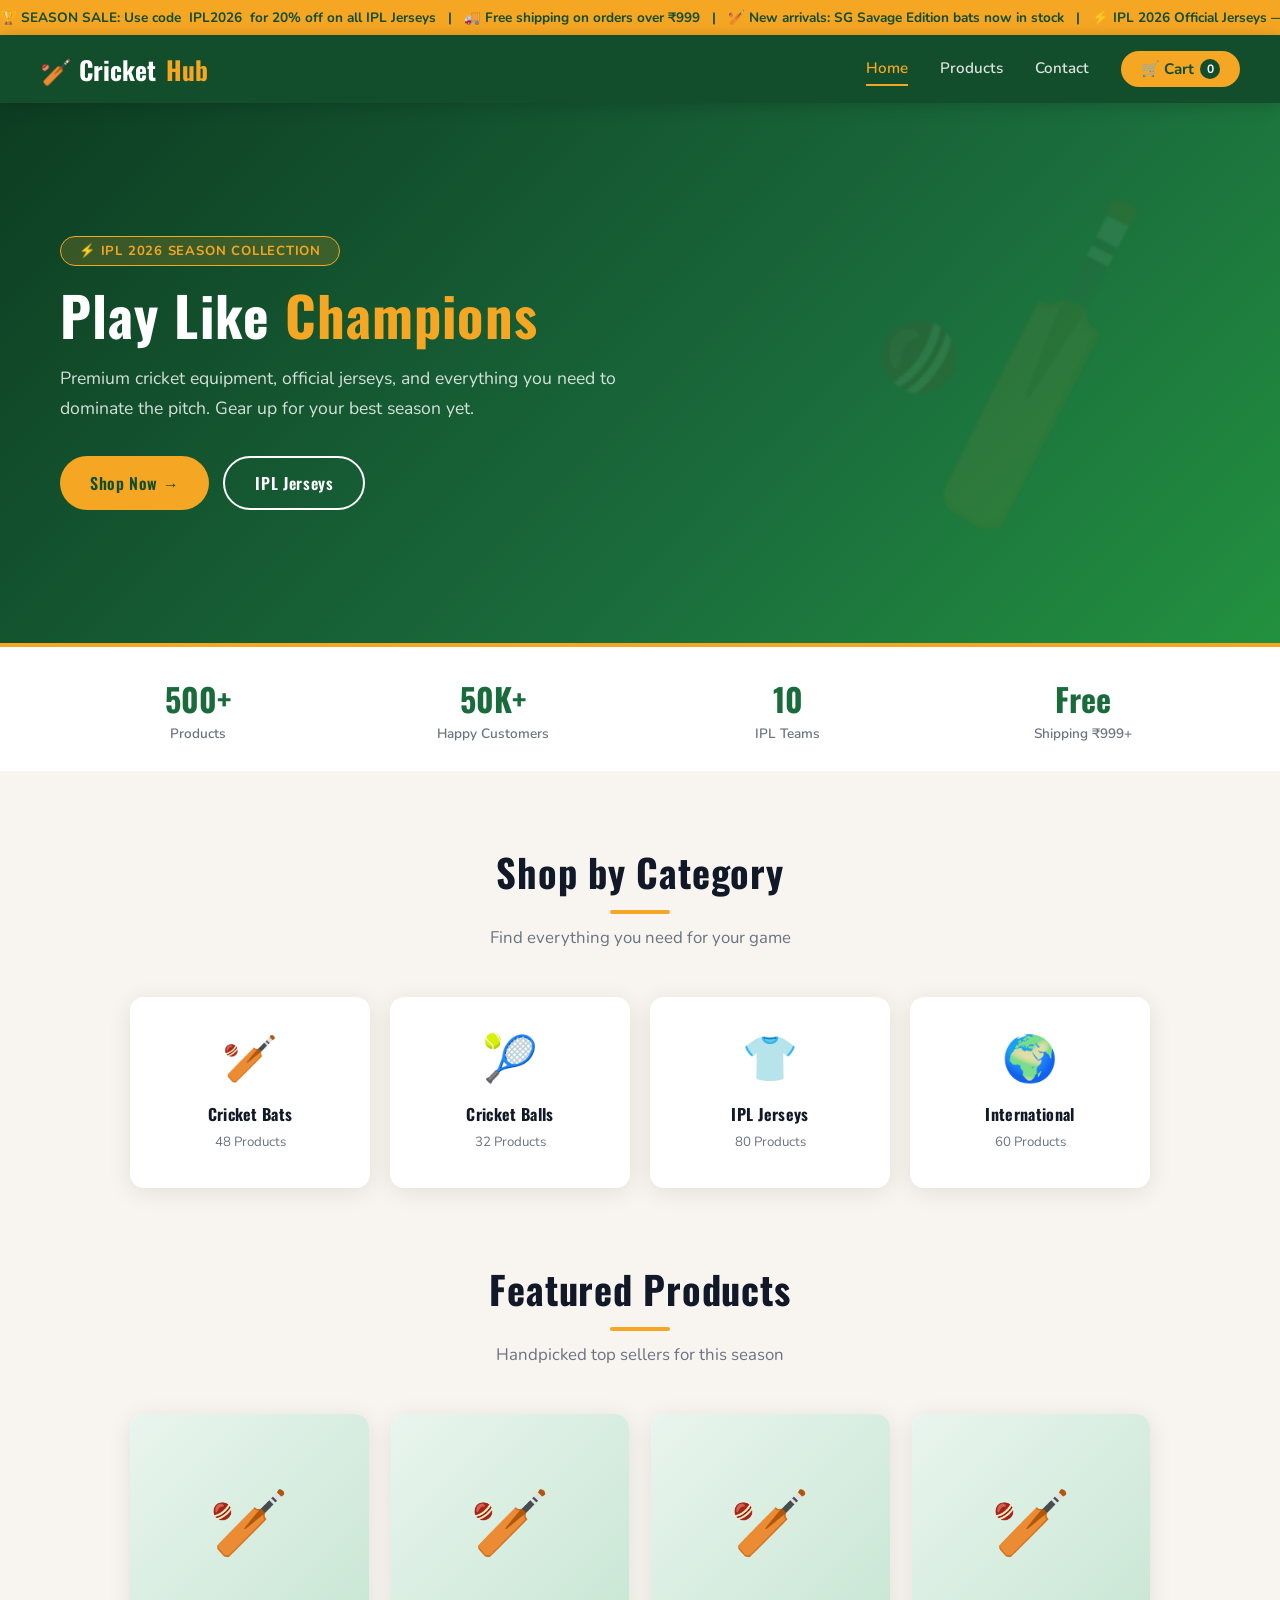
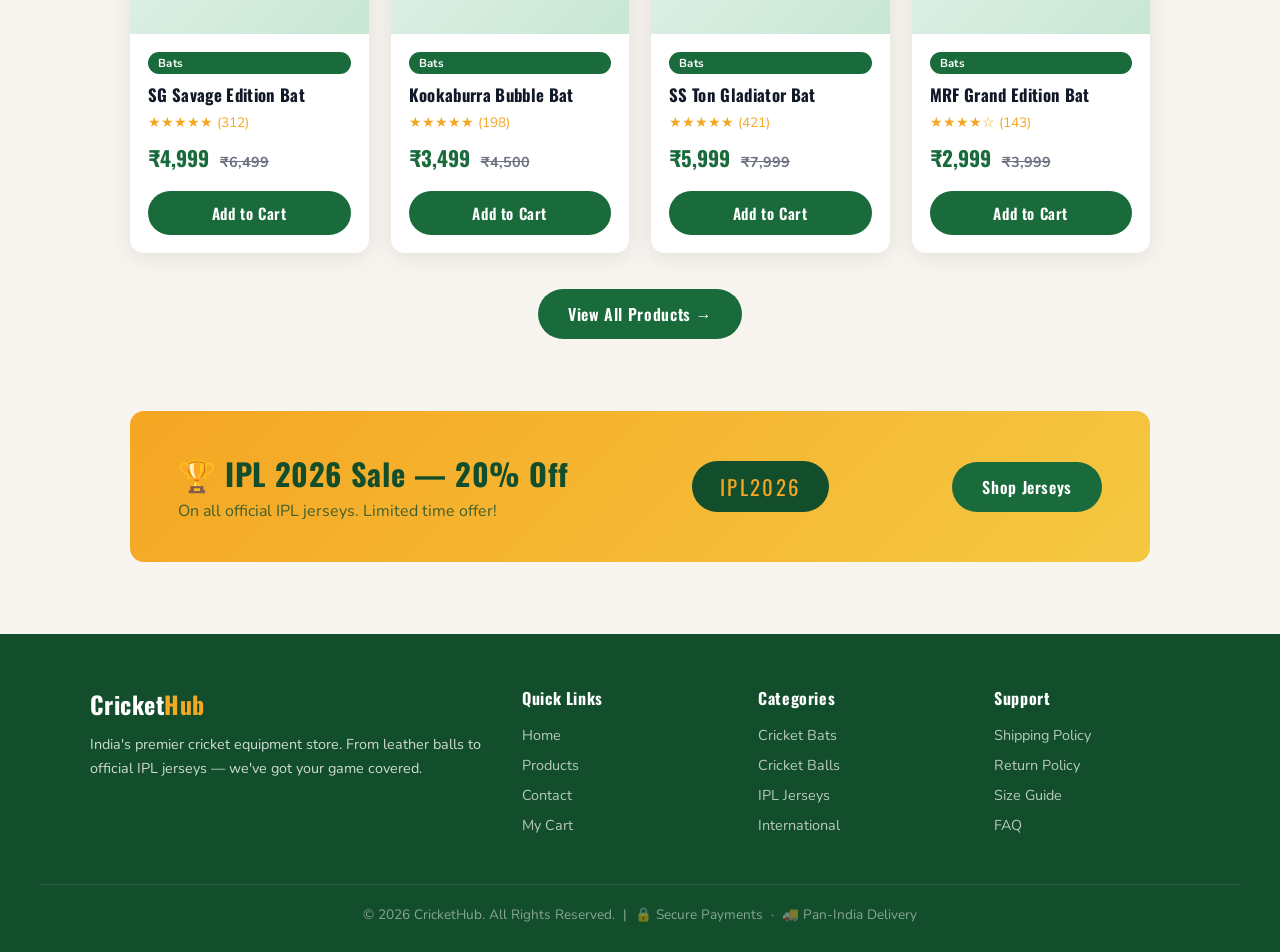
<file: index.html>
<!DOCTYPE html>
<html lang="en">
<head>
  <!-- Google tag (gtag.js) -->
<script async src="https://www.googletagmanager.com/gtag/js?id=G-VTJS26DXG4"></script>
<script>
  window.dataLayer = window.dataLayer || [];
  function gtag(){dataLayer.push(arguments);}
  gtag('js', new Date());

  gtag('config', 'G-VTJS26DXG4');
</script>
  <!-- Google Tag Manager -->
<script>(function(w,d,s,l,i){w[l]=w[l]||[];w[l].push({'gtm.start':
new Date().getTime(),event:'gtm.js'});var f=d.getElementsByTagName(s)[0],
j=d.createElement(s),dl=l!='dataLayer'?'&l='+l:'';j.async=true;j.src=
'https://www.googletagmanager.com/gtm.js?id='+i+dl;f.parentNode.insertBefore(j,f);
})(window,document,'script','dataLayer','GTM-MZFW5QNL');</script>
<!-- End Google Tag Manager -->
  <meta charset="UTF-8" />
  <meta name="viewport" content="width=device-width, initial-scale=1.0" />
  <title>CricketHub – Premium Cricket Store</title>
  <link rel="stylesheet" href="style.css" />
  <style>
    /* ── HERO ── */
    .hero {
      background: linear-gradient(135deg, #0d3d22 0%, #1a6b3c 60%, #22913f 100%);
      min-height: 540px;
      display: flex; align-items: center;
      padding: 0 60px;
      position: relative; overflow: hidden;
    }
    .hero::before {
      content: '🏏';
      position: absolute; right: 80px; top: 50%;
      transform: translateY(-50%) rotate(-18deg);
      font-size: 260px; opacity: 0.08;
      pointer-events: none;
    }
    .hero-content { max-width: 560px; }
    .hero-badge {
      display: inline-block;
      background: rgba(245,166,35,0.18);
      color: var(--gold);
      border: 1.5px solid var(--gold);
      border-radius: 50px;
      padding: 5px 18px;
      font-size: 0.82rem; font-weight: 700; letter-spacing: .06em;
      margin-bottom: 20px;
    }
    .hero h1 {
      font-size: 3.4rem; line-height: 1.08;
      color: var(--white); margin-bottom: 20px;
    }
    .hero h1 span { color: var(--gold); }
    .hero p {
      color: rgba(255,255,255,0.82);
      font-size: 1.1rem; line-height: 1.7;
      margin-bottom: 32px;
    }
    .hero-btns { display: flex; gap: 14px; flex-wrap: wrap; }
    .stats-bar {
      background: var(--white);
      border-top: 4px solid var(--gold);
      padding: 28px 60px;
      display: grid; grid-template-columns: repeat(4, 1fr);
      text-align: center; gap: 20px;
    }
    .stat-num {
      font-family: 'Oswald', sans-serif;
      font-size: 2rem; font-weight: 700; color: var(--green);
    }
    .stat-label { font-size: 0.85rem; color: var(--gray); font-weight: 600; margin-top: 2px; }

    /* ── CATEGORIES ── */
    .categories-section { padding: 72px 40px; max-width: 1100px; margin: 0 auto; }
    .cat-grid {
      display: grid; grid-template-columns: repeat(4, 1fr); gap: 20px;
    }
    .cat-card {
      background: var(--white);
      border-radius: var(--radius);
      padding: 32px 20px;
      text-align: center;
      box-shadow: var(--shadow);
      cursor: pointer;
      transition: transform .25s, box-shadow .25s;
      border-bottom: 4px solid transparent;
    }
    .cat-card:hover {
      transform: translateY(-6px);
      box-shadow: 0 12px 36px rgba(0,0,0,0.13);
      border-bottom-color: var(--gold);
    }
    .cat-icon { font-size: 2.8rem; margin-bottom: 12px; }
    .cat-card h3 { font-size: 1rem; margin-bottom: 4px; }
    .cat-card span { font-size: 0.83rem; color: var(--gray); }

    /* ── FEATURED ── */
    .featured-section { padding: 0 40px 72px; max-width: 1100px; margin: 0 auto; }
    .products-grid { display: grid; grid-template-columns: repeat(4, 1fr); gap: 22px; }

    /* ── BANNER ── */
    .promo-banner {
      background: linear-gradient(135deg, var(--gold) 0%, #f5c842 100%);
      border-radius: var(--radius);
      padding: 40px 48px;
      display: flex; align-items: center; justify-content: space-between;
      max-width: 1020px; margin: 0 auto 72px;
      gap: 24px; flex-wrap: wrap;
    }
    .promo-banner h2 { font-size: 1.9rem; color: var(--green-dark); }
    .promo-banner p { color: var(--green-dark); opacity: .8; margin-top: 4px; }
    .promo-code {
      background: var(--green-dark);
      color: var(--gold);
      padding: 10px 28px; border-radius: 50px;
      font-family: 'Oswald', sans-serif;
      font-size: 1.3rem; letter-spacing: .12em;
    }

    @media(max-width:900px){
      .hero{padding:40px 24px; min-height:420px;}
      .hero h1{font-size:2.4rem;}
      .stats-bar{padding:20px 24px; grid-template-columns:repeat(2,1fr);}
      .cat-grid{grid-template-columns:repeat(2,1fr);}
      .products-grid{grid-template-columns:repeat(2,1fr);}
    }
    @media(max-width:600px){
      .hero h1{font-size:1.9rem;}
      .products-grid{grid-template-columns:1fr;}
      .cat-grid{grid-template-columns:repeat(2,1fr);}
      .promo-banner{padding:28px 24px;}
    }
  </style>
</head>
<body>
  <!-- Google Tag Manager (noscript) -->
<noscript><iframe src="https://www.googletagmanager.com/ns.html?id=GTM-MZFW5QNL"
height="0" width="0" style="display:none;visibility:hidden"></iframe></noscript>
<!-- End Google Tag Manager (noscript) -->

<!-- TICKER -->
<div class="ticker">
  <span class="ticker-inner">
    🏆 SEASON SALE: Use code &nbsp;<strong>IPL2026</strong>&nbsp; for 20% off on all IPL Jerseys &nbsp;&nbsp;|&nbsp;&nbsp;
    🚚 Free shipping on orders over ₹999 &nbsp;&nbsp;|&nbsp;&nbsp;
    🏏 New arrivals: SG Savage Edition bats now in stock &nbsp;&nbsp;|&nbsp;&nbsp;
    ⚡ IPL 2026 Official Jerseys — Shop Now!
  </span>
</div>

<!-- NAV -->
<nav>
  <div class="nav-logo">🏏 Cricket<span>Hub</span></div>
  <a href="index.html">Home</a>
  <a href="products.html">Products</a>
  <a href="contact.html">Contact</a>
  <a href="cart.html" class="nav-cart">🛒 Cart <span class="cart-count">0</span></a>
</nav>

<!-- HERO -->
<section class="hero">
  <div class="hero-content">
    <div class="hero-badge">⚡ IPL 2026 SEASON COLLECTION</div>
    <h1>Play Like <span>Champions</span></h1>
    <p>Premium cricket equipment, official jerseys, and everything you need to dominate the pitch. Gear up for your best season yet.</p>
    <div class="hero-btns">
      <a href="products.html" class="btn btn-primary">Shop Now →</a>
      <a href="products.html?cat=jerseys" class="btn btn-outline">IPL Jerseys</a>
    </div>
  </div>
</section>

<!-- STATS -->
<div class="stats-bar">
  <div><div class="stat-num">500+</div><div class="stat-label">Products</div></div>
  <div><div class="stat-num">50K+</div><div class="stat-label">Happy Customers</div></div>
  <div><div class="stat-num">10</div><div class="stat-label">IPL Teams</div></div>
  <div><div class="stat-num">Free</div><div class="stat-label">Shipping ₹999+</div></div>
</div>

<!-- CATEGORIES -->
<div class="categories-section">
  <div class="section-title">
    <h2>Shop by Category</h2>
    <p>Find everything you need for your game</p>
  </div>
  <div class="cat-grid">
    <a href="products.html?cat=bats" class="cat-card">
      <div class="cat-icon">🏏</div>
      <h3>Cricket Bats</h3>
      <span>48 Products</span>
    </a>
    <a href="products.html?cat=balls" class="cat-card">
      <div class="cat-icon">🎾</div>
      <h3>Cricket Balls</h3>
      <span>32 Products</span>
    </a>
    <a href="products.html?cat=jerseys" class="cat-card">
      <div class="cat-icon">👕</div>
      <h3>IPL Jerseys</h3>
      <span>80 Products</span>
    </a>
    <a href="products.html?cat=international" class="cat-card">
      <div class="cat-icon">🌍</div>
      <h3>International</h3>
      <span>60 Products</span>
    </a>
  </div>
</div>

<!-- FEATURED PRODUCTS -->
<div class="featured-section">
  <div class="section-title">
    <h2>Featured Products</h2>
    <p>Handpicked top sellers for this season</p>
  </div>
  <div class="products-grid" id="featured-grid"></div>
  <div style="text-align:center;margin-top:36px;">
    <a href="products.html" class="btn btn-green">View All Products →</a>
  </div>
</div>

<!-- PROMO BANNER -->
<div style="padding: 0 40px;">
  <div class="promo-banner">
    <div>
      <h2>🏆 IPL 2026 Sale — 20% Off</h2>
      <p>On all official IPL jerseys. Limited time offer!</p>
    </div>
    <div class="promo-code">IPL2026</div>
    <a href="products.html?cat=jerseys" class="btn btn-green">Shop Jerseys</a>
  </div>
</div>

<!-- FOOTER -->
<footer>
  <div class="footer-grid">
    <div class="footer-brand">
      <h3>Cricket<span>Hub</span></h3>
      <p>India's premier cricket equipment store. From leather balls to official IPL jerseys — we've got your game covered.</p>
    </div>
    <div>
      <h4>Quick Links</h4>
      <ul>
        <li><a href="index.html">Home</a></li>
        <li><a href="products.html">Products</a></li>
        <li><a href="contact.html">Contact</a></li>
        <li><a href="cart.html">My Cart</a></li>
      </ul>
    </div>
    <div>
      <h4>Categories</h4>
      <ul>
        <li><a href="products.html?cat=bats">Cricket Bats</a></li>
        <li><a href="products.html?cat=balls">Cricket Balls</a></li>
        <li><a href="products.html?cat=jerseys">IPL Jerseys</a></li>
        <li><a href="products.html?cat=international">International</a></li>
      </ul>
    </div>
    <div>
      <h4>Support</h4>
      <ul>
        <li><a href="contact.html">Shipping Policy</a></li>
        <li><a href="contact.html">Return Policy</a></li>
        <li><a href="contact.html">Size Guide</a></li>
        <li><a href="contact.html">FAQ</a></li>
      </ul>
    </div>
  </div>
  <div class="footer-bottom">© 2026 CricketHub. All Rights Reserved. &nbsp;|&nbsp; 🔒 Secure Payments &nbsp;·&nbsp; 🚚 Pan-India Delivery</div>
</footer>

<script src="cart.js"></script>
<script src="products-data.js"></script>
<script>
  // Render 4 featured products on home
  document.addEventListener('DOMContentLoaded', () => {
    const grid = document.getElementById('featured-grid');
    PRODUCTS.slice(0, 4).forEach(p => {
      grid.innerHTML += `
        <div class="product-card">
          <div class="card-img-placeholder">${p.emoji}</div>
          <div class="product-card-body">
            <span class="product-badge">${p.category}</span>
            <h3>${p.name}</h3>
            <div class="stars">★★★★${p.rating >= 4.5 ? '★' : '☆'} (${p.reviews})</div>
            <div class="product-price">₹${p.price.toLocaleString()} <span class="old-price">₹${p.oldPrice.toLocaleString()}</span></div>
          </div>
          <div class="product-card-footer">
            <button class="add-to-cart" onclick='Cart.add(${JSON.stringify(p)})'>Add to Cart</button>
          </div>
        </div>`;
    });
  });
</script>
</body>
</html>
</file>
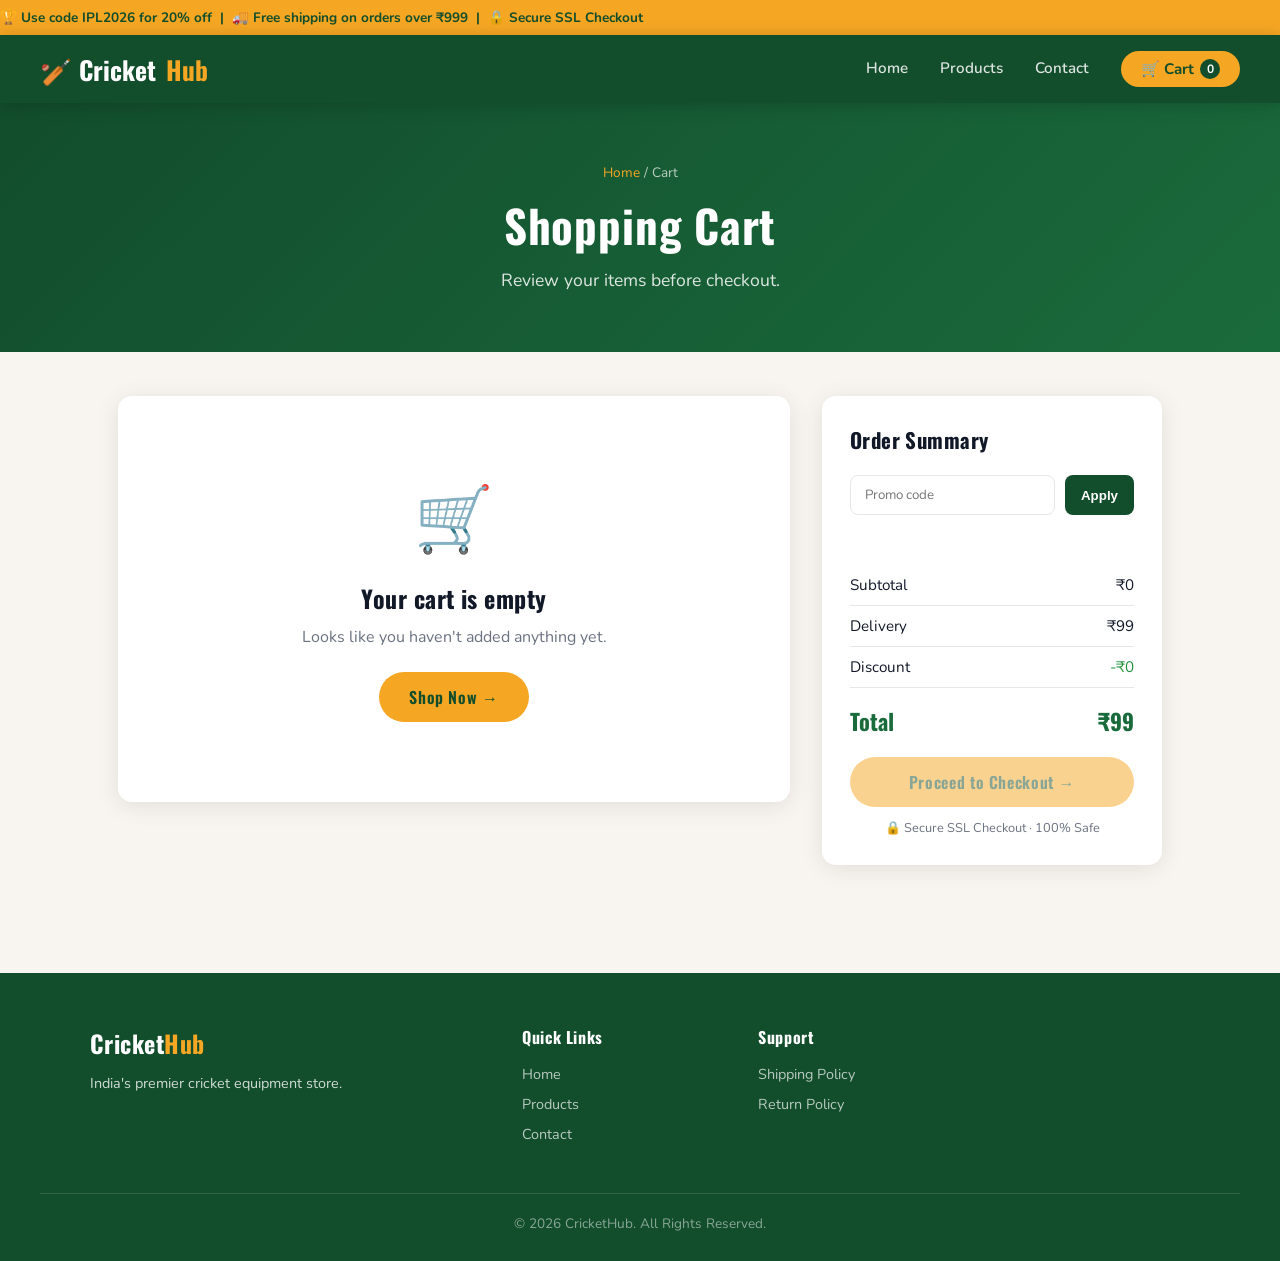
<file: cart.html>
<!DOCTYPE html>
<html lang="en">
<head>
  <!-- Google tag (gtag.js) -->
<script async src="https://www.googletagmanager.com/gtag/js?id=G-VTJS26DXG4"></script>
<script>
  window.dataLayer = window.dataLayer || [];
  function gtag(){dataLayer.push(arguments);}
  gtag('js', new Date());

  gtag('config', 'G-VTJS26DXG4');
</script>
  <!-- Google Tag Manager -->
<script>(function(w,d,s,l,i){w[l]=w[l]||[];w[l].push({'gtm.start':
new Date().getTime(),event:'gtm.js'});var f=d.getElementsByTagName(s)[0],
j=d.createElement(s),dl=l!='dataLayer'?'&l='+l:'';j.async=true;j.src=
'https://www.googletagmanager.com/gtm.js?id='+i+dl;f.parentNode.insertBefore(j,f);
})(window,document,'script','dataLayer','GTM-MZFW5QNL');</script>
<!-- End Google Tag Manager -->
  <meta charset="UTF-8" />
  <meta name="viewport" content="width=device-width, initial-scale=1.0" />
  <title>Cart – CricketHub</title>
  <link rel="stylesheet" href="style.css" />
  <style>
    .cart-layout {
      max-width: 1100px; margin: 0 auto;
      display: grid; grid-template-columns: 1fr 340px;
      gap: 32px; padding: 44px 28px;
      align-items: start;
    }
    .cart-items-box {
      background: var(--white); border-radius: var(--radius);
      box-shadow: var(--shadow); overflow: hidden;
    }
    .cart-item {
      display: flex; align-items: center; gap: 18px;
      padding: 22px 24px;
      border-bottom: 1px solid var(--gray-light);
      transition: background .15s;
    }
    .cart-item:hover { background: var(--off-white); }
    .cart-item:last-child { border-bottom: none; }
    .item-emoji {
      font-size: 2.8rem; min-width: 60px; text-align: center;
      background: linear-gradient(135deg,#e9f5ee,#c8e6d4);
      border-radius: 10px; padding: 8px;
    }
    .item-info { flex: 1; }
    .item-info h3 { font-size: 1rem; margin-bottom: 4px; }
    .item-badge {
      display: inline-block;
      background: var(--green); color: var(--white);
      font-size: 0.7rem; font-weight: 700;
      padding: 2px 8px; border-radius: 50px;
      margin-bottom: 6px;
    }
    .item-price { font-family: 'Oswald',sans-serif; color: var(--green); font-size: 1.1rem; font-weight: 700; }
    .qty-controls {
      display: flex; align-items: center; gap: 10px;
    }
    .qty-btn {
      width: 32px; height: 32px;
      border-radius: 50%; border: 2px solid var(--gray-light);
      background: var(--white); cursor: pointer;
      font-size: 1.1rem; font-weight: 700; color: var(--dark);
      display: flex; align-items: center; justify-content: center;
      transition: background .15s, border-color .15s;
    }
    .qty-btn:hover { background: var(--green); color: var(--white); border-color: var(--green); }
    .qty-num { font-weight: 700; font-size: 1rem; min-width: 24px; text-align: center; }
    .remove-btn {
      background: none; border: none; cursor: pointer;
      color: #e53e3e; font-size: 1.2rem; padding: 4px;
      border-radius: 6px; transition: background .15s;
    }
    .remove-btn:hover { background: #fff5f5; }

    /* Summary */
    .summary-box {
      background: var(--white); border-radius: var(--radius);
      box-shadow: var(--shadow); padding: 28px;
      position: sticky; top: calc(var(--nav-h) + 20px);
    }
    .summary-box h2 { font-size: 1.3rem; margin-bottom: 20px; }
    .summary-row {
      display: flex; justify-content: space-between;
      padding: 10px 0; border-bottom: 1px solid var(--gray-light);
      font-size: 0.95rem;
    }
    .summary-row:last-of-type { border-bottom: none; }
    .summary-total {
      display: flex; justify-content: space-between;
      padding: 16px 0 20px;
      font-family: 'Oswald', sans-serif;
      font-size: 1.4rem; font-weight: 700; color: var(--green);
    }
    .coupon-row {
      display: flex; gap: 10px; margin-bottom: 20px;
    }
    .coupon-row input {
      flex: 1; padding: 10px 14px;
      border: 1.5px solid var(--gray-light);
      border-radius: 8px; font-family: 'Nunito', sans-serif;
    }
    .coupon-row input:focus { outline: none; border-color: var(--green); }
    .coupon-row button {
      padding: 10px 16px;
      background: var(--green-dark); color: var(--white);
      border: none; border-radius: 8px;
      font-weight: 700; cursor: pointer;
    }
    .secure-note { font-size: 0.8rem; color: var(--gray); text-align: center; margin-top: 12px; }

    .empty-cart {
      text-align: center; padding: 80px 20px;
    }
    .empty-cart span { font-size: 4rem; display: block; margin-bottom: 16px; }
    .empty-cart h2 { margin-bottom: 10px; }
    .empty-cart p { color: var(--gray); margin-bottom: 24px; }

    .savings-badge {
      background: #e9f5ee; color: var(--green);
      border-radius: 8px; padding: 10px 16px;
      font-weight: 700; font-size: 0.9rem;
      margin-bottom: 18px; display: flex; align-items: center; gap: 8px;
    }

    @media(max-width:800px){
      .cart-layout{grid-template-columns:1fr;padding:20px 16px;}
      .summary-box{position:static;}
    }
  </style>
</head>
<body>
  <!-- Google Tag Manager (noscript) -->
<noscript><iframe src="https://www.googletagmanager.com/ns.html?id=GTM-MZFW5QNL"
height="0" width="0" style="display:none;visibility:hidden"></iframe></noscript>
<!-- End Google Tag Manager (noscript) -->

<div class="ticker">
  <span class="ticker-inner">
    🏆 Use code <strong>IPL2026</strong> for 20% off &nbsp;|&nbsp;
    🚚 Free shipping on orders over ₹999 &nbsp;|&nbsp;
    🔒 Secure SSL Checkout
  </span>
</div>

<nav>
  <div class="nav-logo">🏏 Cricket<span>Hub</span></div>
  <a href="index.html">Home</a>
  <a href="products.html">Products</a>
  <a href="contact.html">Contact</a>
  <a href="cart.html" class="nav-cart">🛒 Cart <span class="cart-count">0</span></a>
</nav>

<div class="page-header">
  <div class="breadcrumb"><a href="index.html">Home</a> / Cart</div>
  <h1>Shopping Cart</h1>
  <p>Review your items before checkout.</p>
</div>

<div class="cart-layout">
  <div>
    <div class="cart-items-box" id="cart-items-box">
      <!-- rendered by JS -->
    </div>
  </div>

  <aside class="summary-box" id="summary-box">
    <h2>Order Summary</h2>
    <div id="savings-badge" class="savings-badge" style="display:none;">🎉 You're saving <span id="savings-amount"></span>!</div>
    <div class="coupon-row">
      <input type="text" placeholder="Promo code" id="coupon-input" />
      <button onclick="applyCoupon()">Apply</button>
    </div>
    <div id="coupon-msg" style="font-size:.85rem;margin-bottom:12px;min-height:18px;"></div>
    <div class="summary-row"><span>Subtotal</span><span id="subtotal">₹0</span></div>
    <div class="summary-row"><span>Delivery</span><span id="delivery">Free</span></div>
    <div class="summary-row"><span>Discount</span><span id="discount" style="color:#22913f;">-₹0</span></div>
    <div class="summary-total"><span>Total</span><span id="total">₹0</span></div>
    <a href="checkout.html" class="btn btn-primary" style="width:100%;justify-content:center;" id="checkout-btn">
      Proceed to Checkout →
    </a>
    <p class="secure-note">🔒 Secure SSL Checkout · 100% Safe</p>
  </aside>
</div>

<footer>
  <div class="footer-grid">
    <div class="footer-brand">
      <h3>Cricket<span>Hub</span></h3>
      <p>India's premier cricket equipment store.</p>
    </div>
    <div>
      <h4>Quick Links</h4>
      <ul>
        <li><a href="index.html">Home</a></li>
        <li><a href="products.html">Products</a></li>
        <li><a href="contact.html">Contact</a></li>
      </ul>
    </div>
    <div><h4>Support</h4><ul><li><a href="contact.html">Shipping Policy</a></li><li><a href="contact.html">Return Policy</a></li></ul></div>
    <div></div>
  </div>
  <div class="footer-bottom">© 2026 CricketHub. All Rights Reserved.</div>
</footer>

<script src="cart.js"></script>
<script>
  let discount = 0;

  function applyCoupon() {
    const code = document.getElementById('coupon-input').value.trim().toUpperCase();
    const msg = document.getElementById('coupon-msg');
    const subtotal = Cart.total();
    if (code === 'IPL2026') {
      discount = Math.round(subtotal * 0.2);
      msg.style.color = 'var(--green)';
      msg.textContent = '✓ IPL2026 applied — 20% off!';
    } else if (code === 'FREE999') {
      discount = 0; // free shipping handled separately
      msg.style.color = 'var(--green)';
      msg.textContent = '✓ Free shipping applied!';
    } else {
      discount = 0;
      msg.style.color = '#e53e3e';
      msg.textContent = '✗ Invalid coupon code.';
    }
    renderSummary();
  }

  function renderSummary() {
    const subtotal = Cart.total();
    const delivery = subtotal >= 999 ? 0 : 99;
    const total = subtotal - discount + delivery;
    document.getElementById('subtotal').textContent = '₹' + subtotal.toLocaleString();
    document.getElementById('delivery').textContent = delivery === 0 ? 'Free 🚚' : '₹' + delivery;
    document.getElementById('discount').textContent = '-₹' + discount.toLocaleString();
    document.getElementById('total').textContent = '₹' + Math.max(total, 0).toLocaleString();
    const items = Cart.get();
    const totalOld = items.reduce((s, i) => s + i.oldPrice * i.qty, 0);
    const savings = totalOld - subtotal + discount;
    const sb = document.getElementById('savings-badge');
    if (savings > 0 && items.length) {
      sb.style.display = 'flex';
      document.getElementById('savings-amount').textContent = '₹' + savings.toLocaleString();
    } else sb.style.display = 'none';
  }

  function renderCart() {
    const items = Cart.get();
    const box = document.getElementById('cart-items-box');
    if (!items.length) {
      box.innerHTML = `
        <div class="empty-cart">
          <span>🛒</span>
          <h2>Your cart is empty</h2>
          <p>Looks like you haven't added anything yet.</p>
          <a href="products.html" class="btn btn-primary">Shop Now →</a>
        </div>`;
      document.getElementById('checkout-btn').style.pointerEvents = 'none';
      document.getElementById('checkout-btn').style.opacity = '.5';
    } else {
      document.getElementById('checkout-btn').style.pointerEvents = '';
      document.getElementById('checkout-btn').style.opacity = '';
      box.innerHTML = items.map(item => `
        <div class="cart-item" id="ci-${item.id}">
          <div class="item-emoji">${item.emoji}</div>
          <div class="item-info">
            <span class="item-badge">${item.category}</span>
            <h3>${item.name}</h3>
            <div class="item-price">₹${item.price.toLocaleString()} <span style="font-size:.85rem;color:var(--gray);text-decoration:line-through;font-family:'Nunito',sans-serif;">₹${item.oldPrice.toLocaleString()}</span></div>
          </div>
          <div class="qty-controls">
            <button class="qty-btn" onclick="changeQty(${item.id}, ${item.qty - 1})">−</button>
            <span class="qty-num">${item.qty}</span>
            <button class="qty-btn" onclick="changeQty(${item.id}, ${item.qty + 1})">+</button>
          </div>
          <button class="remove-btn" onclick="removeItem(${item.id})" title="Remove">🗑️</button>
        </div>`).join('');
    }
    renderSummary();
  }

  function changeQty(id, qty) {
    if (qty < 1) { removeItem(id); return; }
    Cart.updateQty(id, qty);
    renderCart();
  }
  function removeItem(id) {
    Cart.remove(id);
    renderCart();
  }

  document.addEventListener('DOMContentLoaded', renderCart);
</script>
</body>
</html>
</file>
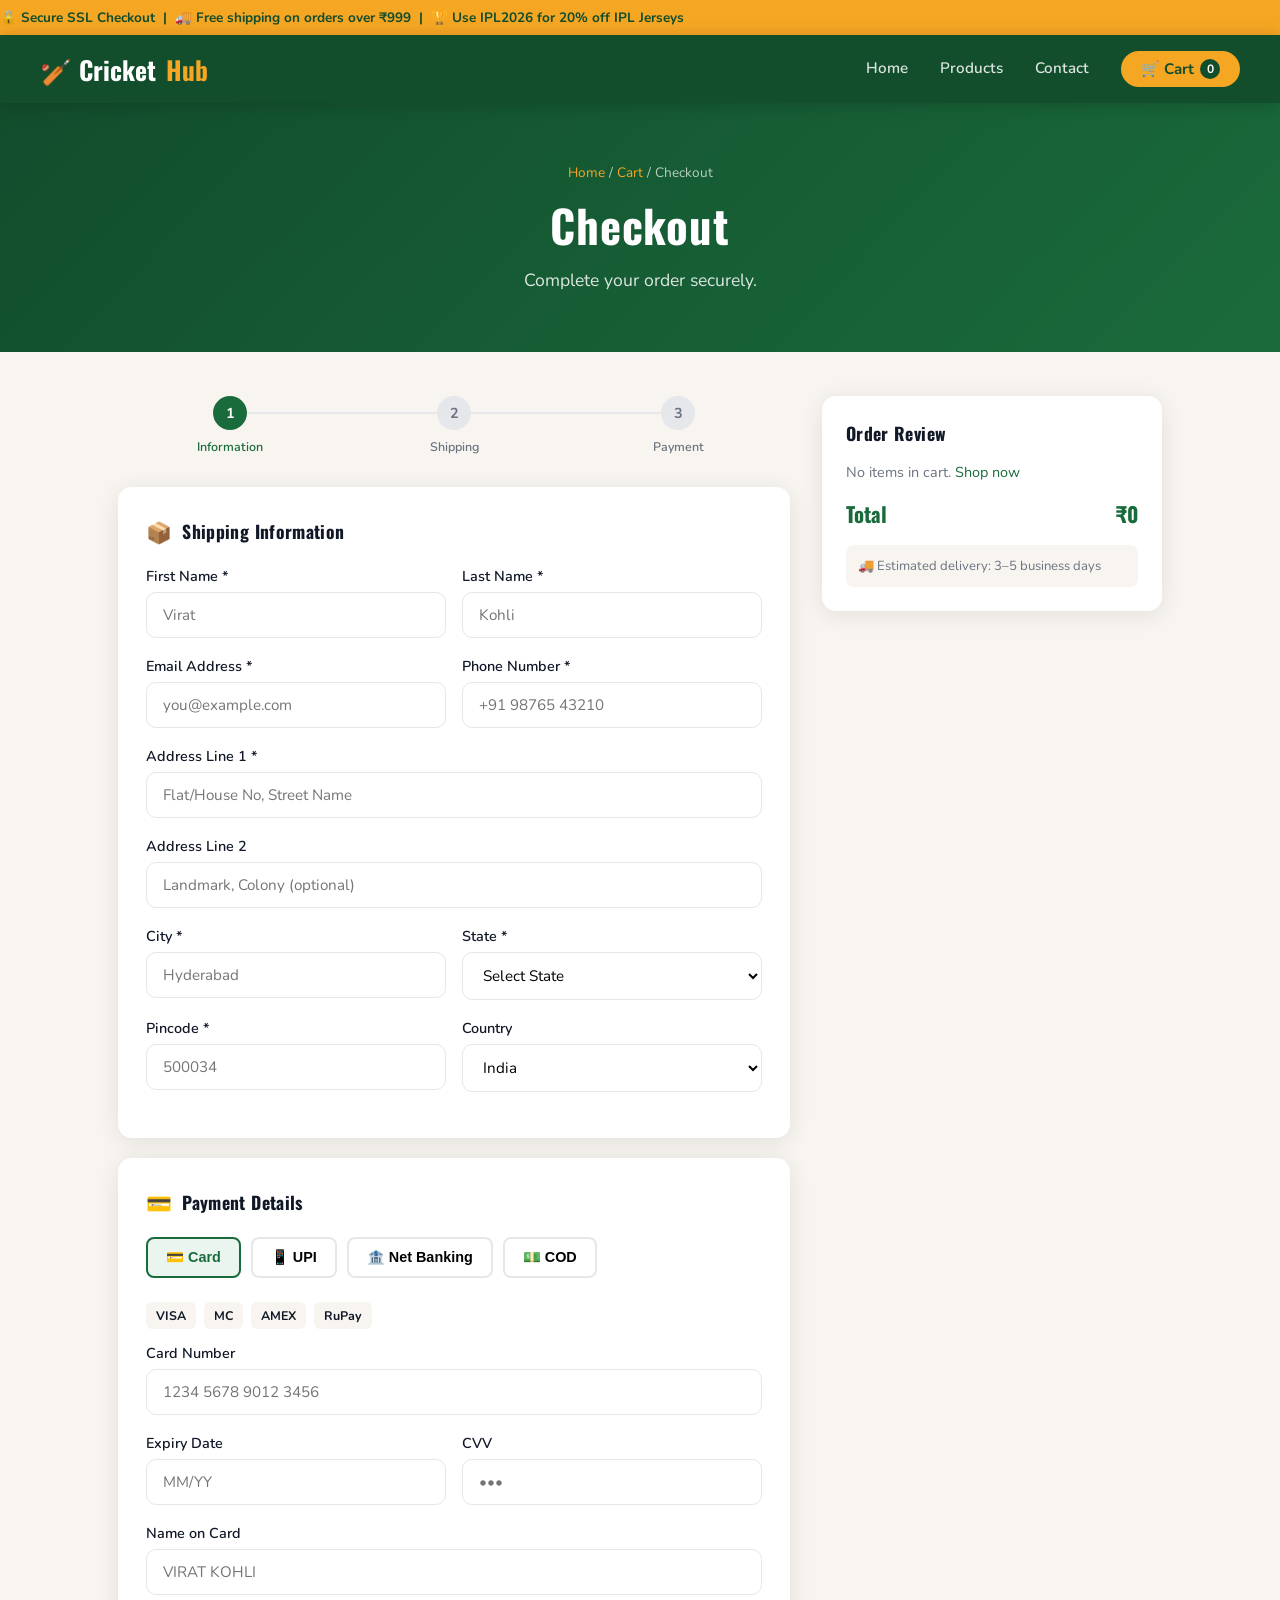
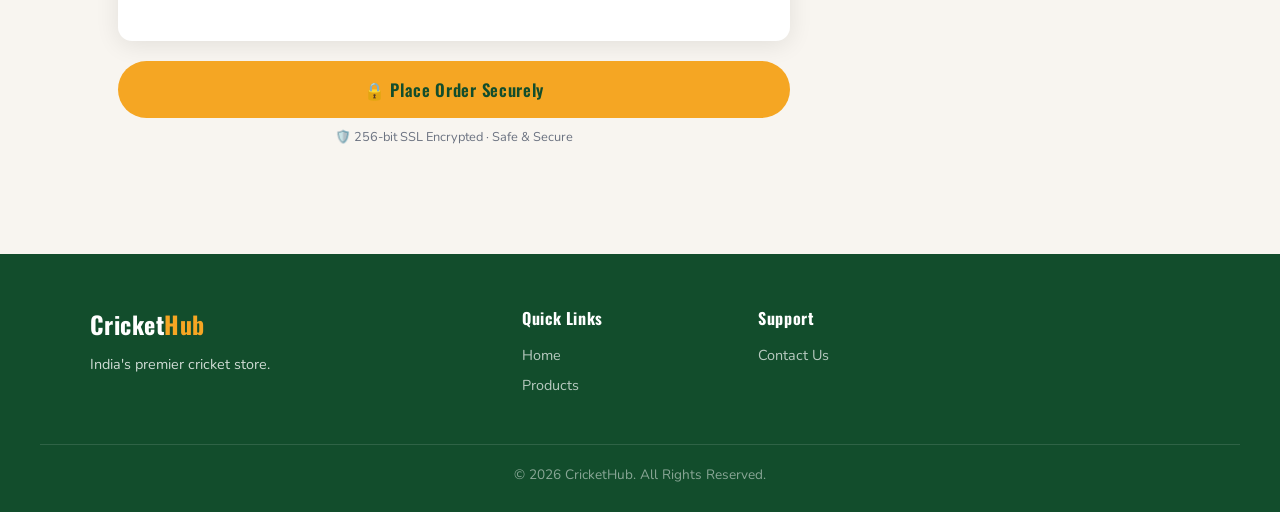
<file: checkout.html>
<!DOCTYPE html>
<html lang="en">
<head>
  <!-- Google tag (gtag.js) -->
<script async src="https://www.googletagmanager.com/gtag/js?id=G-VTJS26DXG4"></script>
<script>
  window.dataLayer = window.dataLayer || [];
  function gtag(){dataLayer.push(arguments);}
  gtag('js', new Date());

  gtag('config', 'G-VTJS26DXG4');
</script>
<!-- Google Tag Manager -->
<script>(function(w,d,s,l,i){w[l]=w[l]||[];w[l].push({'gtm.start':
new Date().getTime(),event:'gtm.js'});var f=d.getElementsByTagName(s)[0],
j=d.createElement(s),dl=l!='dataLayer'?'&l='+l:'';j.async=true;j.src=
'https://www.googletagmanager.com/gtm.js?id='+i+dl;f.parentNode.insertBefore(j,f);
})(window,document,'script','dataLayer','GTM-MZFW5QNL');</script>
<!-- End Google Tag Manager -->
<meta charset="UTF-8" />
<meta name="viewport" content="width=device-width, initial-scale=1.0" />
<title>Checkout – CricketHub</title>
<link rel="stylesheet" href="style.css" />
<style>
.checkout-layout {
  max-width: 1100px; margin: 0 auto;
  display: grid; grid-template-columns: 1fr 340px;
  gap: 32px; padding: 44px 28px; align-items: start;
}
.steps-bar { display: flex; gap: 0; margin-bottom: 32px; }
.step { flex: 1; text-align: center; position: relative; }
.step::after {
  content: '';
  position: absolute; top: 16px; left: 50%; right: -50%;
  height: 2px; background: var(--gray-light); z-index: 0;
}
.step:last-child::after { display: none; }
.step-circle {
  width: 34px; height: 34px; border-radius: 50%;
  background: var(--gray-light); color: var(--gray);
  display: flex; align-items: center; justify-content: center;
  font-weight: 700; font-size: 0.9rem;
  margin: 0 auto 8px; position: relative; z-index: 1;
  transition: background .3s, color .3s;
}
.step.active .step-circle { background: var(--green); color: var(--white); }
.step.done .step-circle { background: var(--gold); color: var(--green-dark); }
.step-label { font-size: 0.78rem; font-weight: 600; color: var(--gray); }
.step.active .step-label { color: var(--green); }
.checkout-section {
  background: var(--white); border-radius: var(--radius);
  box-shadow: var(--shadow); padding: 28px; margin-bottom: 20px;
}
.checkout-section h2 {
  font-size: 1.1rem; font-weight: 700; margin-bottom: 20px;
  display: flex; align-items: center; gap: 10px;
}
.section-icon { font-size: 1.3rem; }
.pay-tabs { display: flex; gap: 10px; margin-bottom: 24px; flex-wrap: wrap; }
.pay-tab {
  padding: 10px 18px; border-radius: 8px;
  border: 2px solid var(--gray-light);
  background: var(--white); cursor: pointer;
  font-weight: 600; font-size: 0.9rem;
  transition: border-color .2s, background .2s;
}
.pay-tab.active { border-color: var(--green); background: #e9f5ee; color: var(--green); }
.pay-content { display: none; }
.pay-content.active { display: block; }
.upi-logos { display: flex; gap: 10px; margin-bottom: 14px; flex-wrap: wrap; }
.upi-logo { background: var(--off-white); border-radius: 8px; padding: 8px 14px; font-size: 0.82rem; font-weight: 700; }
.card-icons { display: flex; gap: 8px; margin-bottom: 14px; }
.card-icon { background: var(--off-white); border-radius: 6px; padding: 5px 10px; font-size: 0.78rem; font-weight: 700; }
.bank-grid { display: grid; grid-template-columns: repeat(3, 1fr); gap: 10px; }
.bank-opt {
  padding: 10px; border-radius: 8px;
  border: 1.5px solid var(--gray-light);
  text-align: center; cursor: pointer; font-size: 0.85rem; font-weight: 600;
  transition: border-color .2s, background .2s;
}
.bank-opt:hover, .bank-opt.active { border-color: var(--green); background: #e9f5ee; }
.review-box {
  background: var(--white); border-radius: var(--radius);
  box-shadow: var(--shadow); padding: 24px;
  position: sticky; top: calc(var(--nav-h) + 20px);
}
.review-item {
  display: flex; gap: 12px; align-items: center;
  padding: 12px 0; border-bottom: 1px solid var(--gray-light);
}
.review-item:last-of-type { border-bottom: none; }
.review-emoji { font-size: 1.8rem; }
.review-name { font-size: 0.9rem; font-weight: 600; flex: 1; }
.review-price { font-family: 'Oswald',sans-serif; color: var(--green); font-weight: 700; }
.review-total-row {
  display: flex; justify-content: space-between;
  padding: 16px 0 0; font-family: 'Oswald',sans-serif;
  font-size: 1.3rem; font-weight: 700; color: var(--green);
}
@media(max-width:800px){
  .checkout-layout{grid-template-columns:1fr;padding:20px 16px;}
  .review-box{position:static;}
}
</style>
</head>
<body>
<!-- Google Tag Manager (noscript) -->
<noscript><iframe src="https://www.googletagmanager.com/ns.html?id=GTM-MZFW5QNL"
height="0" width="0" style="display:none;visibility:hidden"></iframe></noscript>
<!-- End Google Tag Manager (noscript) -->

<div class="ticker">
  <span class="ticker-inner">
    🔒 Secure SSL Checkout &nbsp;|&nbsp; 🚚 Free shipping on orders over ₹999 &nbsp;|&nbsp;
    🏆 Use IPL2026 for 20% off IPL Jerseys
  </span>
</div>

<nav>
  <div class="nav-logo">🏏 Cricket<span>Hub</span></div>
  <a href="index.html">Home</a>
  <a href="products.html">Products</a>
  <a href="contact.html">Contact</a>
  <a href="cart.html" class="nav-cart">🛒 Cart <span class="cart-count">0</span></a>
</nav>

<div class="page-header">
  <div class="breadcrumb"><a href="index.html">Home</a> / <a href="cart.html">Cart</a> / Checkout</div>
  <h1>Checkout</h1>
  <p>Complete your order securely.</p>
</div>

<div class="checkout-layout" id="checkout-main">
  <div>
    <div class="steps-bar">
      <div class="step active" id="step1"><div class="step-circle">1</div><div class="step-label">Information</div></div>
      <div class="step" id="step2"><div class="step-circle">2</div><div class="step-label">Shipping</div></div>
      <div class="step" id="step3"><div class="step-circle">3</div><div class="step-label">Payment</div></div>
    </div>

    <div id="form-area">
      <div class="checkout-section">
        <h2><span class="section-icon">📦</span> Shipping Information</h2>
        <div class="form-row">
          <div class="form-group"><label>First Name *</label><input type="text" id="fname" placeholder="Virat" /></div>
          <div class="form-group"><label>Last Name *</label><input type="text" id="lname" placeholder="Kohli" /></div>
        </div>
        <div class="form-row">
          <div class="form-group"><label>Email Address *</label><input type="email" id="email" placeholder="you@example.com" /></div>
          <div class="form-group"><label>Phone Number *</label><input type="tel" id="phone" placeholder="+91 98765 43210" /></div>
        </div>
        <div class="form-group"><label>Address Line 1 *</label><input type="text" id="addr1" placeholder="Flat/House No, Street Name" /></div>
        <div class="form-group"><label>Address Line 2</label><input type="text" id="addr2" placeholder="Landmark, Colony (optional)" /></div>
        <div class="form-row">
          <div class="form-group"><label>City *</label><input type="text" id="city" placeholder="Hyderabad" /></div>
          <div class="form-group"><label>State *</label>
            <select id="state">
              <option value="">Select State</option>
              <option>Telangana</option><option>Maharashtra</option><option>Karnataka</option>
              <option>Tamil Nadu</option><option>Delhi</option><option>Gujarat</option>
              <option>Punjab</option><option>Rajasthan</option><option>West Bengal</option>
              <option>Uttar Pradesh</option><option>Other</option>
            </select>
          </div>
        </div>
        <div class="form-row">
          <div class="form-group"><label>Pincode *</label><input type="text" id="pincode" placeholder="500034" maxlength="6" /></div>
          <div class="form-group"><label>Country</label>
            <select id="country">
              <option>India</option><option>Australia</option><option>England</option>
              <option>New Zealand</option><option>South Africa</option><option>West Indies</option>
            </select>
          </div>
        </div>
      </div>

      <div class="checkout-section">
        <h2><span class="section-icon">💳</span> Payment Details</h2>
        <div class="pay-tabs">
          <button class="pay-tab active" onclick="setPayTab('card',this)">💳 Card</button>
          <button class="pay-tab" onclick="setPayTab('upi',this)">📱 UPI</button>
          <button class="pay-tab" onclick="setPayTab('netbank',this)">🏦 Net Banking</button>
          <button class="pay-tab" onclick="setPayTab('cod',this)">💵 COD</button>
        </div>
        <div class="pay-content active" id="pay-card">
          <div class="card-icons">
            <span class="card-icon">VISA</span><span class="card-icon">MC</span>
            <span class="card-icon">AMEX</span><span class="card-icon">RuPay</span>
          </div>
          <div class="form-group"><label>Card Number</label><input type="text" placeholder="1234 5678 9012 3456" maxlength="19" id="card-num" oninput="fmtCard(this)" /></div>
          <div class="form-row">
            <div class="form-group"><label>Expiry Date</label><input type="text" placeholder="MM/YY" maxlength="5" /></div>
            <div class="form-group"><label>CVV</label><input type="password" placeholder="•••" maxlength="4" /></div>
          </div>
          <div class="form-group"><label>Name on Card</label><input type="text" placeholder="VIRAT KOHLI" /></div>
        </div>
        <div class="pay-content" id="pay-upi">
          <div class="upi-logos">
            <span class="upi-logo">GPay</span><span class="upi-logo">PhonePe</span>
            <span class="upi-logo">Paytm</span><span class="upi-logo">BHIM</span>
          </div>
          <div class="form-group"><label>UPI ID</label><input type="text" placeholder="yourname@upi" /></div>
        </div>
        <div class="pay-content" id="pay-netbank">
          <div class="bank-grid" id="bank-grid">
            <div class="bank-opt" onclick="selBank(this)">SBI</div>
            <div class="bank-opt" onclick="selBank(this)">HDFC</div>
            <div class="bank-opt" onclick="selBank(this)">ICICI</div>
            <div class="bank-opt" onclick="selBank(this)">Axis</div>
            <div class="bank-opt" onclick="selBank(this)">Kotak</div>
            <div class="bank-opt" onclick="selBank(this)">Other</div>
          </div>
        </div>
        <div class="pay-content" id="pay-cod">
          <div style="background:var(--off-white);border-radius:10px;padding:20px;text-align:center;">
            <div style="font-size:2.5rem;margin-bottom:10px;">💵</div>
            <h3 style="margin-bottom:6px;">Cash on Delivery</h3>
            <p style="color:var(--gray);font-size:.9rem;">Pay in cash when your order arrives. An additional ₹50 COD fee will be applied.</p>
          </div>
        </div>
      </div>

      <button class="btn btn-primary" style="width:100%;justify-content:center;font-size:1.05rem;padding:16px;" onclick="placeOrder()">
        🔒 Place Order Securely
      </button>
      <p style="text-align:center;font-size:.8rem;color:var(--gray);margin-top:10px;">🛡️ 256-bit SSL Encrypted · Safe & Secure</p>
    </div>
  </div>

  <aside class="review-box" id="order-review">
    <h2 style="font-size:1.1rem;margin-bottom:16px;">Order Review</h2>
    <div id="review-items"></div>
    <div class="review-total-row">
      <span>Total</span><span id="review-total">₹0</span>
    </div>
    <div style="margin-top:16px;background:var(--off-white);border-radius:8px;padding:12px;font-size:.82rem;color:var(--gray);">
      🚚 Estimated delivery: 3–5 business days
    </div>
  </aside>
</div>

<footer>
  <div class="footer-grid">
    <div class="footer-brand"><h3>Cricket<span>Hub</span></h3><p>India's premier cricket store.</p></div>
    <div><h4>Quick Links</h4><ul><li><a href="index.html">Home</a></li><li><a href="products.html">Products</a></li></ul></div>
    <div><h4>Support</h4><ul><li><a href="contact.html">Contact Us</a></li></ul></div>
    <div></div>
  </div>
  <div class="footer-bottom">© 2026 CricketHub. All Rights Reserved.</div>
</footer>

<script src="cart.js"></script>
<script>
  function setPayTab(id, el) {
    document.querySelectorAll('.pay-tab').forEach(t => t.classList.remove('active'));
    document.querySelectorAll('.pay-content').forEach(c => c.classList.remove('active'));
    el.classList.add('active');
    document.getElementById('pay-' + id).classList.add('active');
  }
  function selBank(el) {
    document.querySelectorAll('.bank-opt').forEach(b => b.classList.remove('active'));
    el.classList.add('active');
  }
  function fmtCard(el) {
    let v = el.value.replace(/\D/g,'').substring(0,16);
    el.value = v.replace(/(.{4})/g,'$1 ').trim();
  }
  function renderReview() {
    const items = Cart.get();
    const ri = document.getElementById('review-items');
    if (!items.length) {
      ri.innerHTML = '<p style="color:var(--gray);font-size:.9rem;">No items in cart. <a href="products.html" style="color:var(--green);">Shop now</a></p>';
      document.getElementById('review-total').textContent = '₹0';
      return;
    }
    ri.innerHTML = items.map(i => `
      <div class="review-item">
        <span class="review-emoji">${i.emoji}</span>
        <span class="review-name">${i.name}<br><small style="color:var(--gray);">Qty: ${i.qty}</small></span>
        <span class="review-price">₹${(i.price*i.qty).toLocaleString()}</span>
      </div>`).join('');
    document.getElementById('review-total').textContent = '₹' + Cart.total().toLocaleString();
  }

  function placeOrder() {
    const required = ['fname','lname','email','phone','addr1','city','state','pincode'];
    let ok = true;
    required.forEach(id => {
      const el = document.getElementById(id);
      if (!el.value.trim()) { el.style.borderColor='#e53e3e'; ok = false; }
      else el.style.borderColor='';
    });
    if (!ok) { alert('Please fill in all required fields.'); return; }

    const orderId  = 'CH-' + Date.now().toString().slice(-8).toUpperCase();
    const total    = Cart.total();
    const items    = Cart.get().map(i => i.name).join(', ');
    const payTab   = document.querySelector('.pay-tab.active');
    const payment  = payTab ? payTab.textContent.trim() : '';

    // Clear cart
    localStorage.removeItem('crickethub_cart');
    Cart.updateBadge();

    // Redirect to thankyou.html with order data for GTM
    const params = new URLSearchParams({
      order_id : orderId,
      total    : total,
      items    : items,
      payment  : payment
    });
    window.location.href = 'thankyou.html?' + params.toString();
  }

  document.addEventListener('DOMContentLoaded', renderReview);
</script>
</body>
</html>
</file>
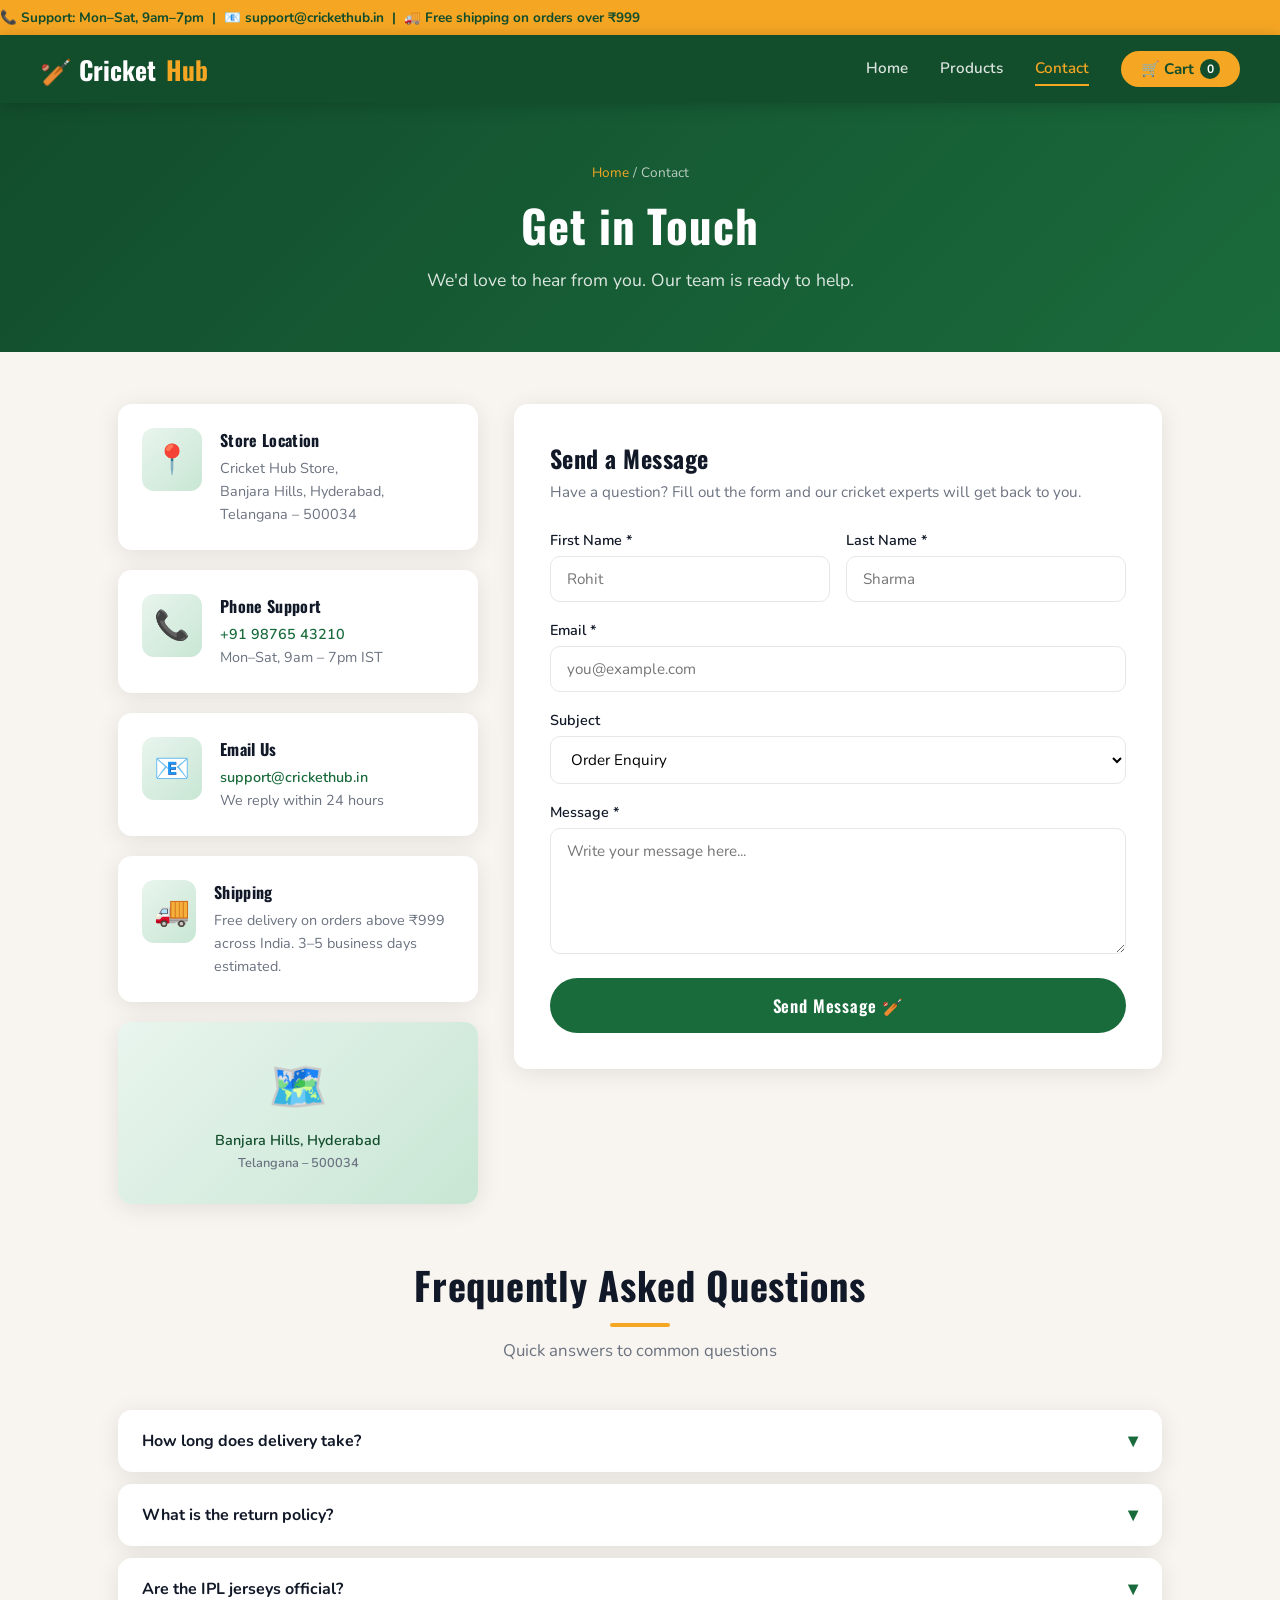
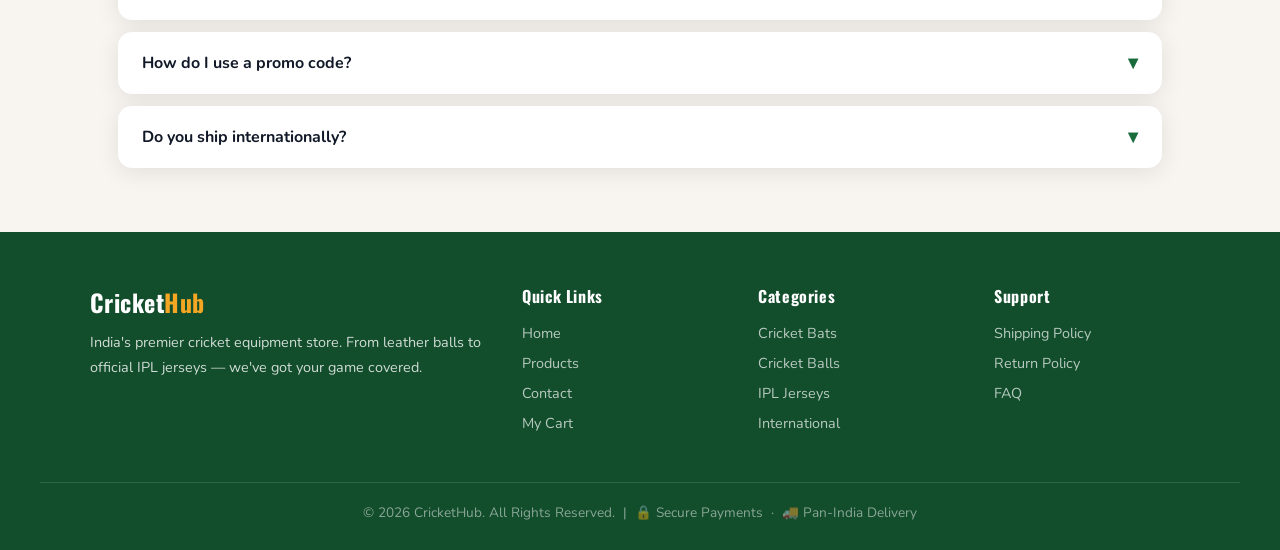
<file: contact.html>
<!DOCTYPE html>
<html lang="en">
<head>
  <!-- Google tag (gtag.js) -->
<script async src="https://www.googletagmanager.com/gtag/js?id=G-VTJS26DXG4"></script>
<script>
  window.dataLayer = window.dataLayer || [];
  function gtag(){dataLayer.push(arguments);}
  gtag('js', new Date());

  gtag('config', 'G-VTJS26DXG4');
</script>
<!-- Google Tag Manager -->
<script>(function(w,d,s,l,i){w[l]=w[l]||[];w[l].push({'gtm.start':
new Date().getTime(),event:'gtm.js'});var f=d.getElementsByTagName(s)[0],
j=d.createElement(s),dl=l!='dataLayer'?'&l='+l:'';j.async=true;j.src=
'https://www.googletagmanager.com/gtm.js?id='+i+dl;f.parentNode.insertBefore(j,f);
})(window,document,'script','dataLayer','GTM-MZFW5QNL');</script>
<!-- End Google Tag Manager -->
<meta charset="UTF-8" />
<meta name="viewport" content="width=device-width, initial-scale=1.0" />
<title>Contact – CricketHub</title>
<link rel="stylesheet" href="style.css" />
<style>
.contact-layout {
  max-width: 1100px; margin: 0 auto;
  display: grid; grid-template-columns: 360px 1fr;
  gap: 36px; padding: 52px 28px;
  align-items: start;
}
.contact-info { display: flex; flex-direction: column; gap: 20px; }
.info-card {
  background: var(--white); border-radius: var(--radius);
  box-shadow: var(--shadow); padding: 24px;
  display: flex; gap: 18px; align-items: flex-start;
  transition: transform .2s;
}
.info-card:hover { transform: translateY(-3px); }
.info-icon {
  font-size: 1.8rem;
  background: linear-gradient(135deg, #e9f5ee, #c8e6d4);
  border-radius: 12px; padding: 12px;
  min-width: 54px; text-align: center;
}
.info-text h3 { font-size: 1rem; margin-bottom: 5px; }
.info-text p, .info-text a { font-size: 0.9rem; color: var(--gray); line-height: 1.6; }
.info-text a { color: var(--green); font-weight: 600; }
.info-text a:hover { text-decoration: underline; }
.map-card {
  background: linear-gradient(135deg, #e9f5ee 0%, #c8e6d4 100%);
  border-radius: var(--radius); box-shadow: var(--shadow);
  padding: 32px; text-align: center;
  min-height: 180px; display: flex; flex-direction: column;
  align-items: center; justify-content: center;
}
.map-card span { font-size: 3rem; margin-bottom: 10px; }
.map-card p { font-size: 0.9rem; color: var(--green-dark); font-weight: 600; }
.contact-form-box {
  background: var(--white); border-radius: var(--radius);
  box-shadow: var(--shadow); padding: 36px;
}
.contact-form-box h2 { font-size: 1.5rem; margin-bottom: 6px; }
.contact-form-box p { color: var(--gray); margin-bottom: 28px; font-size: 0.95rem; }
.submit-btn {
  width: 100%; padding: 15px;
  background: var(--green); color: var(--white);
  border: none; border-radius: 50px;
  font-family: 'Oswald', sans-serif;
  font-size: 1.05rem; font-weight: 600; letter-spacing: .05em;
  cursor: pointer; transition: background .2s, transform .15s;
}
.submit-btn:hover { background: var(--green-light); transform: translateY(-2px); }
.form-success { display: none; text-align: center; padding: 40px 20px; }
.form-success.show { display: block; }
.form-success span { font-size: 3.5rem; display: block; margin-bottom: 14px; }
.form-success h3 { font-size: 1.5rem; margin-bottom: 8px; color: var(--green); }
.faq-section { max-width: 1100px; margin: 0 auto 60px; padding: 0 28px; }
.faq-item {
  background: var(--white); border-radius: var(--radius);
  box-shadow: var(--shadow); margin-bottom: 12px; overflow: hidden;
}
.faq-q {
  padding: 18px 24px; cursor: pointer;
  font-weight: 700; font-size: 1rem;
  display: flex; justify-content: space-between; align-items: center;
  transition: background .15s;
}
.faq-q:hover { background: var(--off-white); }
.faq-q .arrow { transition: transform .3s; color: var(--green); font-size: 1.2rem; }
.faq-item.open .faq-q .arrow { transform: rotate(180deg); }
.faq-a {
  max-height: 0; overflow: hidden;
  transition: max-height .35s ease, padding .3s;
  padding: 0 24px; color: var(--gray); font-size: 0.93rem; line-height: 1.7;
}
.faq-item.open .faq-a { max-height: 200px; padding: 0 24px 18px; }
@media(max-width:800px){
  .contact-layout{grid-template-columns:1fr;padding:24px 16px;}
}
</style>
</head>
<body>

<!-- Google Tag Manager (noscript) -->
<noscript><iframe src="https://www.googletagmanager.com/ns.html?id=GTM-MZFW5QNL"
height="0" width="0" style="display:none;visibility:hidden"></iframe></noscript>
<!-- End Google Tag Manager (noscript) -->

<div class="ticker">
  <span class="ticker-inner">
    📞 Support: Mon–Sat, 9am–7pm &nbsp;|&nbsp; 📧 support@crickethub.in &nbsp;|&nbsp;
    🚚 Free shipping on orders over ₹999
  </span>
</div>

<nav>
  <div class="nav-logo">🏏 Cricket<span>Hub</span></div>
  <a href="index.html">Home</a>
  <a href="products.html">Products</a>
  <a href="contact.html">Contact</a>
  <a href="cart.html" class="nav-cart">🛒 Cart <span class="cart-count">0</span></a>
</nav>

<div class="page-header">
  <div class="breadcrumb"><a href="index.html">Home</a> / Contact</div>
  <h1>Get in Touch</h1>
  <p>We'd love to hear from you. Our team is ready to help.</p>
</div>

<div class="contact-layout">

  <div class="contact-info">
    <div class="info-card">
      <div class="info-icon">📍</div>
      <div class="info-text">
        <h3>Store Location</h3>
        <p>Cricket Hub Store,<br>Banjara Hills, Hyderabad,<br>Telangana – 500034</p>
      </div>
    </div>
    <div class="info-card">
      <div class="info-icon">📞</div>
      <div class="info-text">
        <h3>Phone Support</h3>
        <a href="tel:+919876543210">+91 98765 43210</a>
        <p>Mon–Sat, 9am – 7pm IST</p>
      </div>
    </div>
    <div class="info-card">
      <div class="info-icon">📧</div>
      <div class="info-text">
        <h3>Email Us</h3>
        <a href="mailto:support@crickethub.in">support@crickethub.in</a>
        <p>We reply within 24 hours</p>
      </div>
    </div>
    <div class="info-card">
      <div class="info-icon">🚚</div>
      <div class="info-text">
        <h3>Shipping</h3>
        <p>Free delivery on orders above ₹999 across India. 3–5 business days estimated.</p>
      </div>
    </div>
    <div class="map-card">
      <span>🗺️</span>
      <p>Banjara Hills, Hyderabad</p>
      <p style="font-size:.8rem;color:var(--gray);margin-top:4px;">Telangana – 500034</p>
    </div>
  </div>

  <div class="contact-form-box">
    <h2>Send a Message</h2>
    <p>Have a question? Fill out the form and our cricket experts will get back to you.</p>

    <div id="contact-form">
      <div class="form-row">
        <div class="form-group"><label>First Name *</label><input type="text" id="cf-fname" placeholder="Rohit" /></div>
        <div class="form-group"><label>Last Name *</label><input type="text" id="cf-lname" placeholder="Sharma" /></div>
      </div>
      <div class="form-group"><label>Email *</label><input type="email" id="cf-email" placeholder="you@example.com" /></div>
      <div class="form-group">
        <label>Subject</label>
        <select id="cf-subject">
          <option>Order Enquiry</option>
          <option>Product Question</option>
          <option>Return / Exchange</option>
          <option>Shipping Issue</option>
          <option>Other</option>
        </select>
      </div>
      <div class="form-group">
        <label>Message *</label>
        <textarea id="cf-message" rows="5" placeholder="Write your message here..."></textarea>
      </div>
      <button class="submit-btn" onclick="submitForm()">Send Message 🏏</button>
    </div>

    <div class="form-success" id="form-success">
      <span>🎉</span>
      <h3>Message Sent!</h3>
      <p style="color:var(--gray);">Thanks for reaching out! We'll get back to you within 24 hours.</p>
      <button onclick="resetForm()" class="btn btn-green" style="margin-top:20px;">Send Another Message</button>
    </div>
  </div>

</div>

<!-- FAQ -->
<div class="faq-section">
  <div class="section-title">
    <h2>Frequently Asked Questions</h2>
    <p>Quick answers to common questions</p>
  </div>
  <div class="faq-item">
    <div class="faq-q" onclick="toggleFaq(this)">How long does delivery take? <span class="arrow">▾</span></div>
    <div class="faq-a">Standard delivery takes 3–5 business days across India. Express delivery (1–2 days) is available for metro cities at an additional charge.</div>
  </div>
  <div class="faq-item">
    <div class="faq-q" onclick="toggleFaq(this)">What is the return policy? <span class="arrow">▾</span></div>
    <div class="faq-a">We offer a 7-day easy return policy. Items must be unused, in original packaging, and returned with the invoice. Jerseys and customized items cannot be returned.</div>
  </div>
  <div class="faq-item">
    <div class="faq-q" onclick="toggleFaq(this)">Are the IPL jerseys official? <span class="arrow">▾</span></div>
    <div class="faq-a">Yes! All IPL jerseys sold on CricketHub are official licensed products sourced directly from the BCCI and team merchandise partners.</div>
  </div>
  <div class="faq-item">
    <div class="faq-q" onclick="toggleFaq(this)">How do I use a promo code? <span class="arrow">▾</span></div>
    <div class="faq-a">Add items to your cart and proceed to checkout. You'll find the promo code field in the Order Summary section. Enter your code and click "Apply" to see the discount.</div>
  </div>
  <div class="faq-item">
    <div class="faq-q" onclick="toggleFaq(this)">Do you ship internationally? <span class="arrow">▾</span></div>
    <div class="faq-a">Currently we ship within India only. International shipping is coming soon for Australia, England, New Zealand, South Africa, and West Indies.</div>
  </div>
</div>

<footer>
  <div class="footer-grid">
    <div class="footer-brand">
      <h3>Cricket<span>Hub</span></h3>
      <p>India's premier cricket equipment store. From leather balls to official IPL jerseys — we've got your game covered.</p>
    </div>
    <div>
      <h4>Quick Links</h4>
      <ul>
        <li><a href="index.html">Home</a></li>
        <li><a href="products.html">Products</a></li>
        <li><a href="contact.html">Contact</a></li>
        <li><a href="cart.html">My Cart</a></li>
      </ul>
    </div>
    <div>
      <h4>Categories</h4>
      <ul>
        <li><a href="products.html?cat=bats">Cricket Bats</a></li>
        <li><a href="products.html?cat=balls">Cricket Balls</a></li>
        <li><a href="products.html?cat=jerseys">IPL Jerseys</a></li>
        <li><a href="products.html?cat=international">International</a></li>
      </ul>
    </div>
    <div>
      <h4>Support</h4>
      <ul>
        <li><a href="contact.html">Shipping Policy</a></li>
        <li><a href="contact.html">Return Policy</a></li>
        <li><a href="contact.html">FAQ</a></li>
      </ul>
    </div>
  </div>
  <div class="footer-bottom">© 2026 CricketHub. All Rights Reserved. &nbsp;|&nbsp; 🔒 Secure Payments &nbsp;·&nbsp; 🚚 Pan-India Delivery</div>
</footer>

<script src="cart.js"></script>
<script>
  function submitForm() {
    const fname   = document.getElementById('cf-fname').value.trim();
    const email   = document.getElementById('cf-email').value.trim();
    const msg     = document.getElementById('cf-message').value.trim();
    const subject = document.getElementById('cf-subject').value;

    if (!fname || !email || !msg) {
      alert('Please fill in all required fields.');
      return;
    }

    // ── GTM CONVERSION TRIGGER ──
    // In GTM: New Trigger → Custom Event → Event Name = "contact_form_submit"
    // Attach your Google Ads / GA4 conversion tag to that trigger
    window.dataLayer = window.dataLayer || [];
    window.dataLayer.push({
      event           : 'contact_form_submit',
      contact_name    : fname,
      contact_email   : email,
      contact_subject : subject,
      contact_message : msg
    });

    document.getElementById('contact-form').style.display = 'none';
    document.getElementById('form-success').classList.add('show');
  }

  function resetForm() {
    document.getElementById('cf-fname').value = '';
    document.getElementById('cf-lname').value = '';
    document.getElementById('cf-email').value = '';
    document.getElementById('cf-message').value = '';
    document.getElementById('contact-form').style.display = 'block';
    document.getElementById('form-success').classList.remove('show');
  }

  function toggleFaq(el) {
    const item = el.closest('.faq-item');
    const isOpen = item.classList.contains('open');
    document.querySelectorAll('.faq-item').forEach(i => i.classList.remove('open'));
    if (!isOpen) item.classList.add('open');
  }
</script>

</body>
</html>
</file>
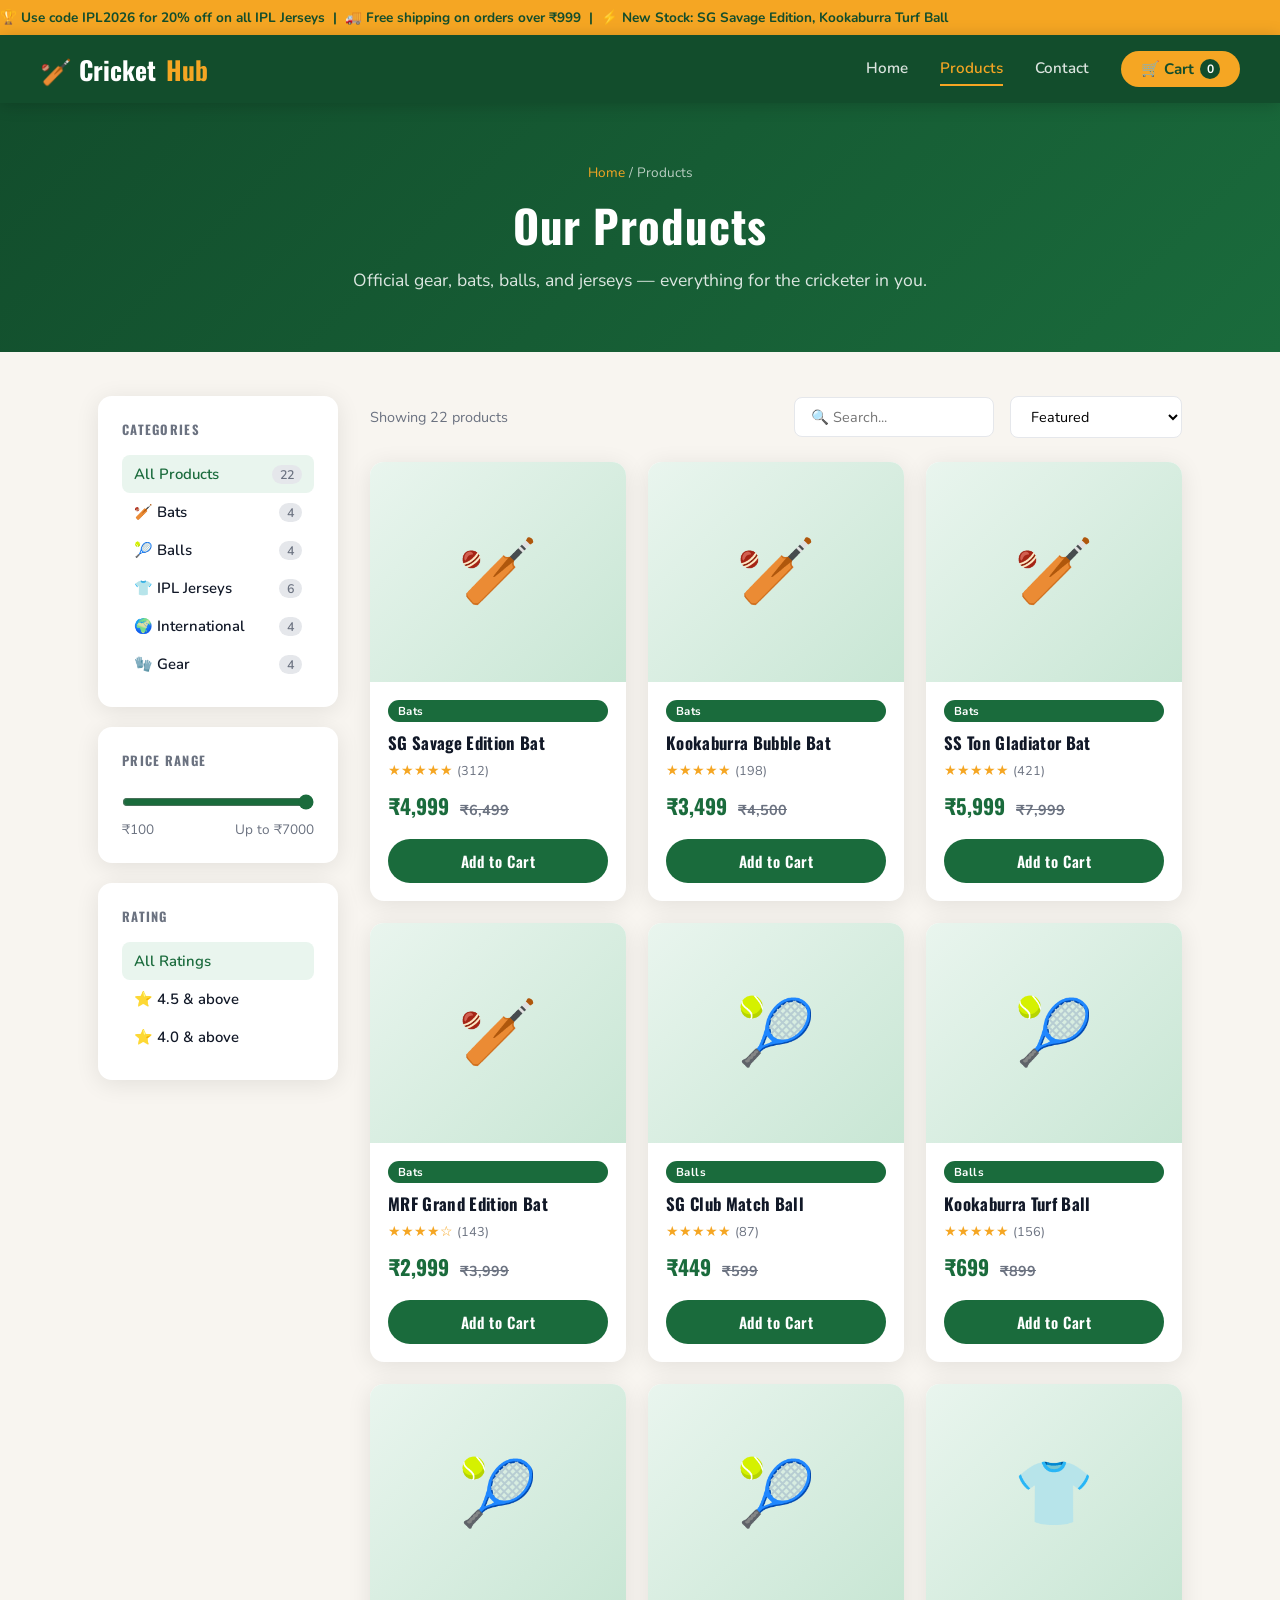
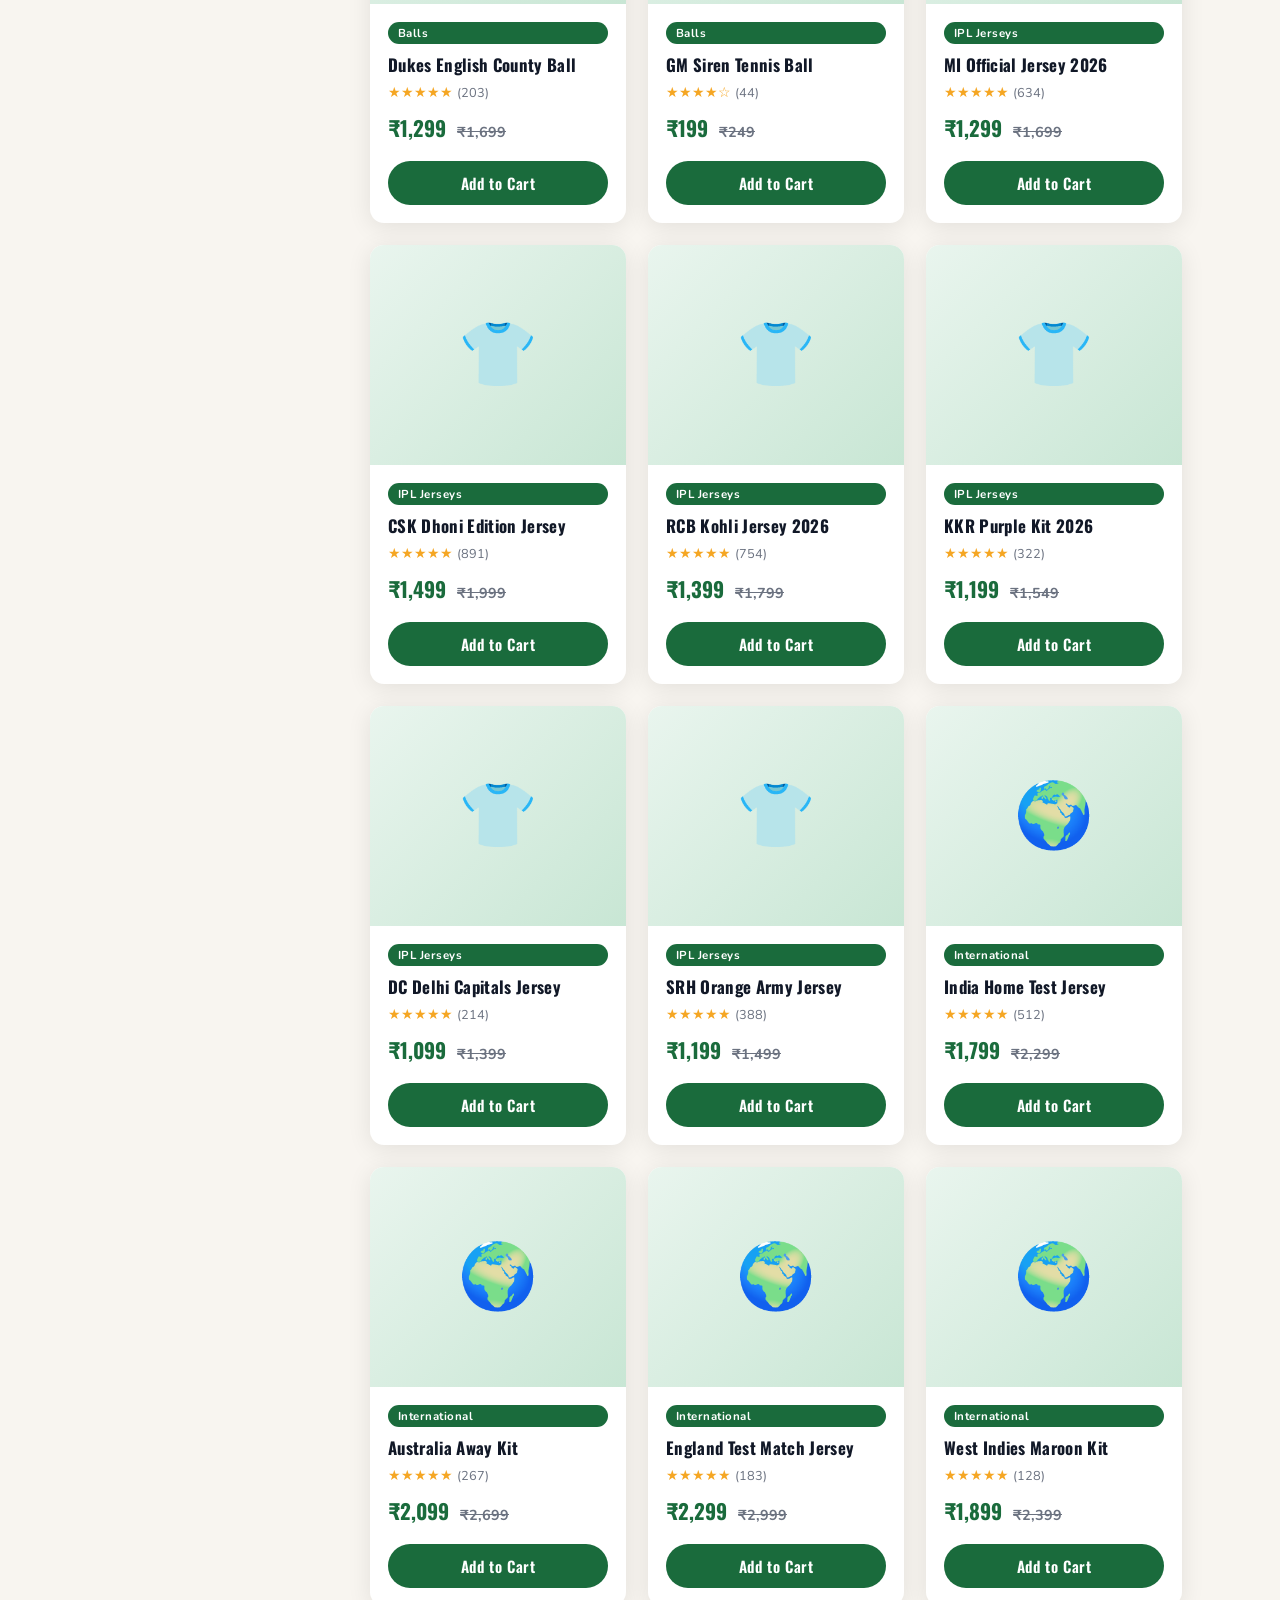
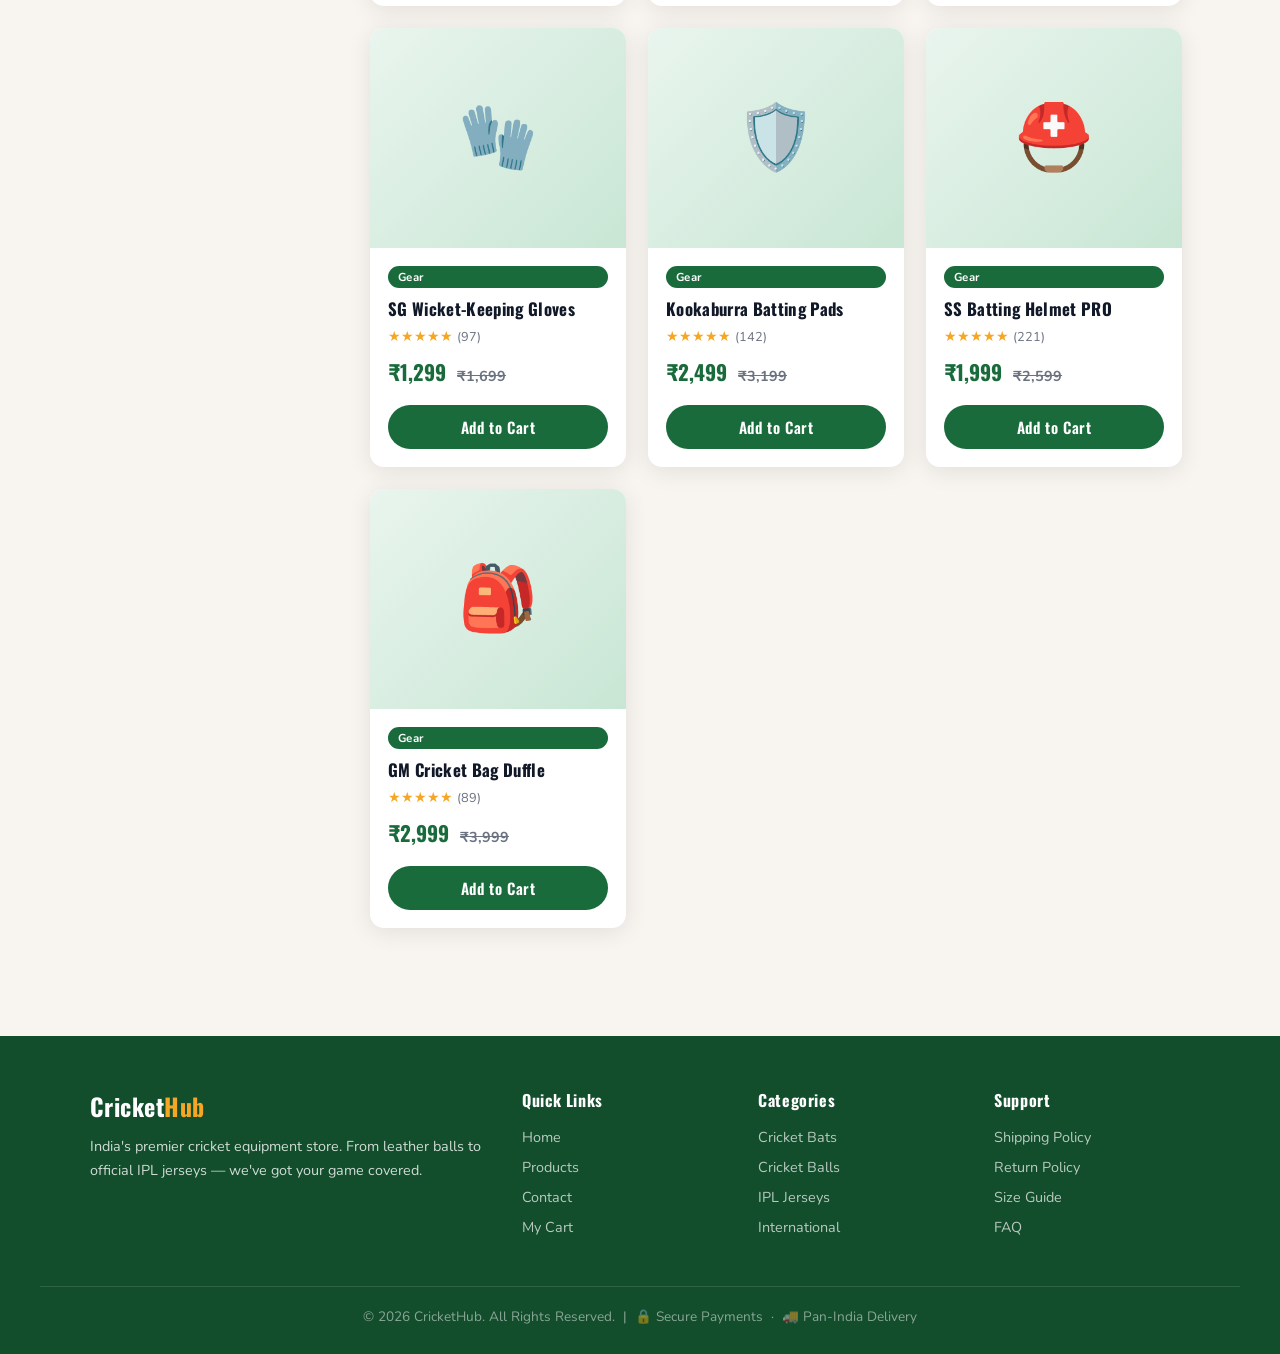
<file: products.html>
<!DOCTYPE html>
<html lang="en">
<head>
  <!-- Google tag (gtag.js) -->
<script async src="https://www.googletagmanager.com/gtag/js?id=G-VTJS26DXG4"></script>
<script>
  window.dataLayer = window.dataLayer || [];
  function gtag(){dataLayer.push(arguments);}
  gtag('js', new Date());

  gtag('config', 'G-VTJS26DXG4');
</script>
  <!-- Google Tag Manager -->
<script>(function(w,d,s,l,i){w[l]=w[l]||[];w[l].push({'gtm.start':
new Date().getTime(),event:'gtm.js'});var f=d.getElementsByTagName(s)[0],
j=d.createElement(s),dl=l!='dataLayer'?'&l='+l:'';j.async=true;j.src=
'https://www.googletagmanager.com/gtm.js?id='+i+dl;f.parentNode.insertBefore(j,f);
})(window,document,'script','dataLayer','GTM-MZFW5QNL');</script>
<!-- End Google Tag Manager -->
  <meta charset="UTF-8" />
  <meta name="viewport" content="width=device-width, initial-scale=1.0" />
  <title>Products – CricketHub</title>
  <link rel="stylesheet" href="style.css" />
  <style>
    .products-layout {
      max-width: 1140px; margin: 0 auto;
      display: grid; grid-template-columns: 240px 1fr;
      gap: 32px; padding: 44px 28px;
    }
    /* Sidebar */
    .sidebar { position: sticky; top: calc(var(--nav-h) + 20px); align-self: start; }
    .filter-box {
      background: var(--white); border-radius: var(--radius);
      box-shadow: var(--shadow); padding: 24px; margin-bottom: 20px;
    }
    .filter-box h3 {
      font-size: 0.8rem; font-weight: 700; letter-spacing: .1em;
      color: var(--gray); text-transform: uppercase; margin-bottom: 16px;
    }
    .filter-option {
      display: flex; align-items: center; gap: 10px;
      padding: 9px 12px; border-radius: 8px;
      cursor: pointer; transition: background .18s;
      font-weight: 600; font-size: 0.93rem;
    }
    .filter-option:hover { background: var(--off-white); }
    .filter-option.active { background: #e9f5ee; color: var(--green); }
    .filter-option .filter-count {
      margin-left: auto; font-size: 0.78rem;
      background: var(--gray-light); border-radius: 50px;
      padding: 1px 8px; color: var(--gray);
    }
    .price-slider { width: 100%; margin-top: 8px; accent-color: var(--green); }
    .price-labels { display: flex; justify-content: space-between; font-size: 0.85rem; color: var(--gray); margin-top: 4px; }

    /* Main */
    .products-toolbar {
      display: flex; align-items: center; gap: 16px;
      margin-bottom: 24px; flex-wrap: wrap;
    }
    .products-count { color: var(--gray); font-size: 0.9rem; margin-right: auto; }
    .sort-select {
      padding: 9px 16px; border-radius: 8px;
      border: 1.5px solid var(--gray-light);
      font-family: 'Nunito', sans-serif; font-size: 0.9rem;
      background: var(--white); cursor: pointer;
    }
    .search-input {
      padding: 9px 16px; border-radius: 8px;
      border: 1.5px solid var(--gray-light);
      font-family: 'Nunito', sans-serif; font-size: 0.9rem;
      width: 200px; transition: border-color .2s;
    }
    .search-input:focus { outline: none; border-color: var(--green); }
    .products-grid { display: grid; grid-template-columns: repeat(3, 1fr); gap: 22px; }
    .no-results {
      grid-column: 1/-1; text-align: center; padding: 60px 20px;
      color: var(--gray);
    }
    .no-results span { font-size: 3rem; display: block; margin-bottom: 12px; }

    @media(max-width:900px){
      .products-layout{grid-template-columns:1fr; padding:24px 16px;}
      .sidebar{position:static;}
      .products-grid{grid-template-columns:repeat(2,1fr);}
    }
    @media(max-width:500px){
      .products-grid{grid-template-columns:1fr;}
    }
  </style>
</head>
<body>
  <!-- Google Tag Manager (noscript) -->
<noscript><iframe src="https://www.googletagmanager.com/ns.html?id=GTM-MZFW5QNL"
height="0" width="0" style="display:none;visibility:hidden"></iframe></noscript>
<!-- End Google Tag Manager (noscript) -->

<div class="ticker">
  <span class="ticker-inner">
    🏆 Use code <strong>IPL2026</strong> for 20% off on all IPL Jerseys &nbsp;|&nbsp;
    🚚 Free shipping on orders over ₹999 &nbsp;|&nbsp;
    ⚡ New Stock: SG Savage Edition, Kookaburra Turf Ball
  </span>
</div>

<nav>
  <div class="nav-logo">🏏 Cricket<span>Hub</span></div>
  <a href="index.html">Home</a>
  <a href="products.html">Products</a>
  <a href="contact.html">Contact</a>
  <a href="cart.html" class="nav-cart">🛒 Cart <span class="cart-count">0</span></a>
</nav>

<div class="page-header">
  <div class="breadcrumb"><a href="index.html">Home</a> / Products</div>
  <h1>Our Products</h1>
  <p>Official gear, bats, balls, and jerseys — everything for the cricketer in you.</p>
</div>

<div class="products-layout">
  <!-- SIDEBAR -->
  <aside class="sidebar">
    <div class="filter-box">
      <h3>Categories</h3>
      <div class="filter-option active" data-filter="all" onclick="setFilter('all', this)">
        All Products <span class="filter-count">22</span>
      </div>
      <div class="filter-option" data-filter="bats" onclick="setFilter('bats', this)">
        🏏 Bats <span class="filter-count">4</span>
      </div>
      <div class="filter-option" data-filter="balls" onclick="setFilter('balls', this)">
        🎾 Balls <span class="filter-count">4</span>
      </div>
      <div class="filter-option" data-filter="jerseys" onclick="setFilter('jerseys', this)">
        👕 IPL Jerseys <span class="filter-count">6</span>
      </div>
      <div class="filter-option" data-filter="international" onclick="setFilter('international', this)">
        🌍 International <span class="filter-count">4</span>
      </div>
      <div class="filter-option" data-filter="gear" onclick="setFilter('gear', this)">
        🧤 Gear <span class="filter-count">4</span>
      </div>
    </div>
    <div class="filter-box">
      <h3>Price Range</h3>
      <input type="range" class="price-slider" id="price-range" min="100" max="7000" value="7000" step="100"
        oninput="setPriceFilter(this.value)" />
      <div class="price-labels">
        <span>₹100</span>
        <span id="price-label">Up to ₹7000</span>
      </div>
    </div>
    <div class="filter-box">
      <h3>Rating</h3>
      <div class="filter-option active" id="rating-all" onclick="setRating(0, this)">All Ratings</div>
      <div class="filter-option" onclick="setRating(4.5, this)">⭐ 4.5 & above</div>
      <div class="filter-option" onclick="setRating(4, this)">⭐ 4.0 & above</div>
    </div>
  </aside>

  <!-- MAIN -->
  <main>
    <div class="products-toolbar">
      <span class="products-count" id="products-count">Showing 22 products</span>
      <input type="text" class="search-input" placeholder="🔍 Search..." oninput="setSearch(this.value)" />
      <select class="sort-select" onchange="setSort(this.value)">
        <option value="featured">Featured</option>
        <option value="price-asc">Price: Low to High</option>
        <option value="price-desc">Price: High to Low</option>
        <option value="rating">Top Rated</option>
      </select>
    </div>
    <div class="products-grid" id="products-grid"></div>
  </main>
</div>

<footer>
  <div class="footer-grid">
    <div class="footer-brand">
      <h3>Cricket<span>Hub</span></h3>
      <p>India's premier cricket equipment store. From leather balls to official IPL jerseys — we've got your game covered.</p>
    </div>
    <div>
      <h4>Quick Links</h4>
      <ul>
        <li><a href="index.html">Home</a></li>
        <li><a href="products.html">Products</a></li>
        <li><a href="contact.html">Contact</a></li>
        <li><a href="cart.html">My Cart</a></li>
      </ul>
    </div>
    <div>
      <h4>Categories</h4>
      <ul>
        <li><a href="products.html?cat=bats">Cricket Bats</a></li>
        <li><a href="products.html?cat=balls">Cricket Balls</a></li>
        <li><a href="products.html?cat=jerseys">IPL Jerseys</a></li>
        <li><a href="products.html?cat=international">International</a></li>
      </ul>
    </div>
    <div>
      <h4>Support</h4>
      <ul>
        <li><a href="contact.html">Shipping Policy</a></li>
        <li><a href="contact.html">Return Policy</a></li>
        <li><a href="contact.html">Size Guide</a></li>
        <li><a href="contact.html">FAQ</a></li>
      </ul>
    </div>
  </div>
  <div class="footer-bottom">© 2026 CricketHub. All Rights Reserved. &nbsp;|&nbsp; 🔒 Secure Payments &nbsp;·&nbsp; 🚚 Pan-India Delivery</div>
</footer>

<script src="cart.js"></script>
<script src="products-data.js"></script>
<script>
  let activeFilter = 'all';
  let maxPrice = 7000;
  let minRating = 0;
  let searchTerm = '';
  let sortMode = 'featured';

  function setFilter(f, el) {
    activeFilter = f;
    document.querySelectorAll('.filter-option[data-filter]').forEach(e => e.classList.remove('active'));
    el.classList.add('active');
    renderProducts();
  }
  function setPriceFilter(v) {
    maxPrice = parseInt(v);
    document.getElementById('price-label').textContent = `Up to ₹${parseInt(v).toLocaleString()}`;
    renderProducts();
  }
  function setRating(r, el) {
    minRating = r;
    document.querySelectorAll('.filter-box:nth-child(3) .filter-option').forEach(e => e.classList.remove('active'));
    el.classList.add('active');
    renderProducts();
  }
  function setSearch(v) { searchTerm = v.toLowerCase(); renderProducts(); }
  function setSort(v) { sortMode = v; renderProducts(); }

  function renderProducts() {
    let list = PRODUCTS.filter(p => {
      if (activeFilter !== 'all' && !p.tags.includes(activeFilter)) return false;
      if (p.price > maxPrice) return false;
      if (p.rating < minRating) return false;
      if (searchTerm && !p.name.toLowerCase().includes(searchTerm) && !p.category.toLowerCase().includes(searchTerm)) return false;
      return true;
    });
    if (sortMode === 'price-asc') list.sort((a, b) => a.price - b.price);
    if (sortMode === 'price-desc') list.sort((a, b) => b.price - a.price);
    if (sortMode === 'rating') list.sort((a, b) => b.rating - a.rating);

    const grid = document.getElementById('products-grid');
    document.getElementById('products-count').textContent = `Showing ${list.length} product${list.length !== 1 ? 's' : ''}`;
    if (!list.length) {
      grid.innerHTML = `<div class="no-results"><span>🏏</span>No products found. Try adjusting your filters.</div>`;
      return;
    }
    grid.innerHTML = list.map(p => `
      <div class="product-card">
        <div class="card-img-placeholder">${p.emoji}</div>
        <div class="product-card-body">
          <span class="product-badge">${p.category}</span>
          <h3>${p.name}</h3>
          <div class="stars">★★★★${p.rating >= 4.5 ? '★' : '☆'} <span style="color:var(--gray);font-size:.8rem;">(${p.reviews})</span></div>
          <div class="product-price">₹${p.price.toLocaleString()} <span class="old-price">₹${p.oldPrice.toLocaleString()}</span></div>
        </div>
        <div class="product-card-footer">
          <button class="add-to-cart" onclick='Cart.add(${JSON.stringify(p).replace(/'/g,"&#39;")})'>Add to Cart</button>
        </div>
      </div>`).join('');
  }

  document.addEventListener('DOMContentLoaded', () => {
    // Check URL param for pre-filter
    const params = new URLSearchParams(location.search);
    const cat = params.get('cat');
    if (cat) {
      const el = document.querySelector(`.filter-option[data-filter="${cat}"]`);
      if (el) { setFilter(cat, el); return; }
    }
    renderProducts();
  });
</script>
</body>
</html>
</file>
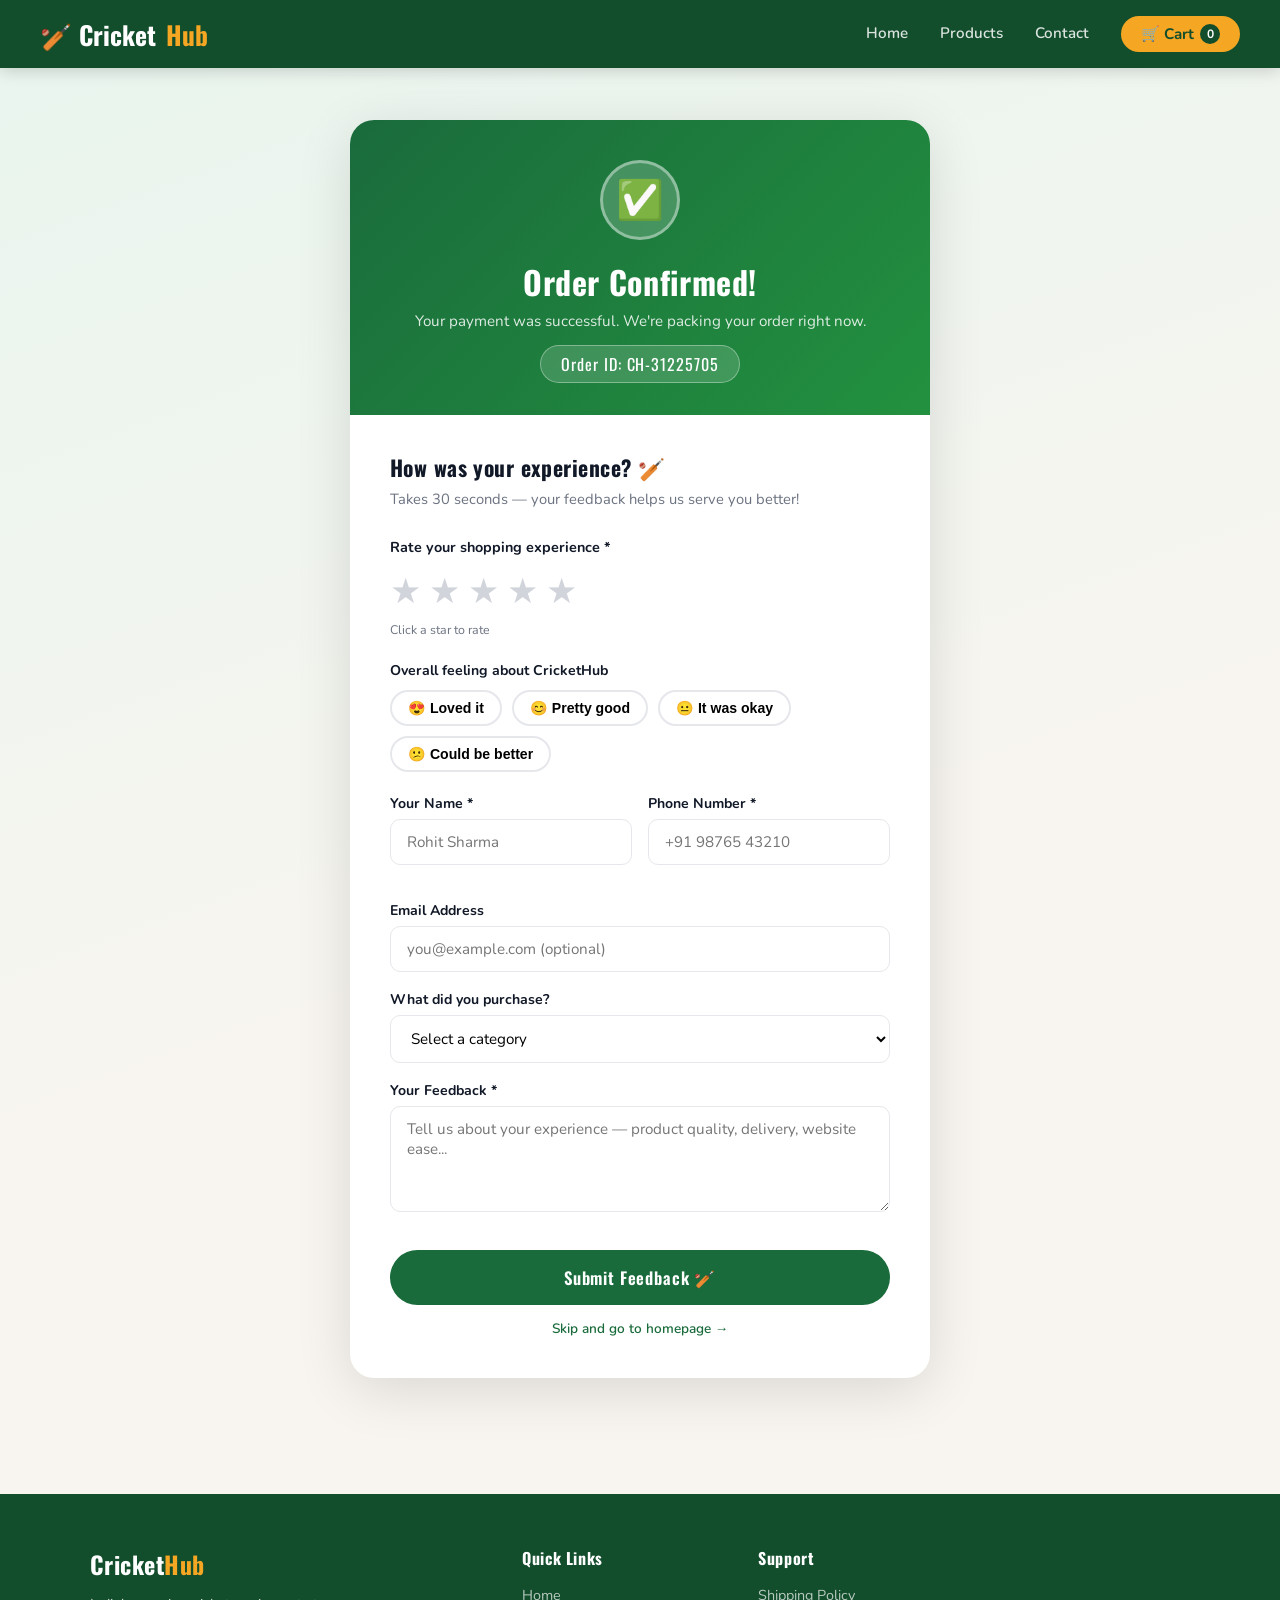
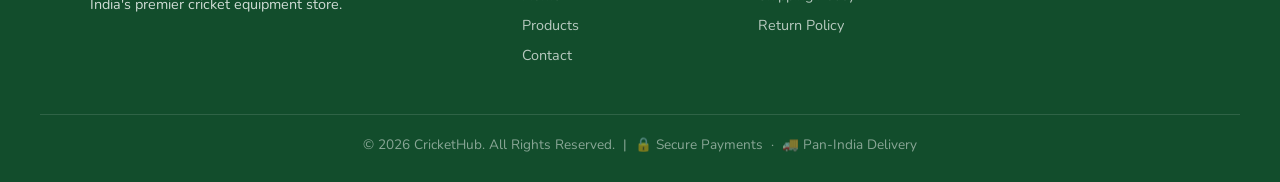
<file: thankyou.html>
<!DOCTYPE html>
<html lang="en">
<head>
  <!-- Google tag (gtag.js) -->
<script async src="https://www.googletagmanager.com/gtag/js?id=G-VTJS26DXG4"></script>
<script>
  window.dataLayer = window.dataLayer || [];
  function gtag(){dataLayer.push(arguments);}
  gtag('js', new Date());

  gtag('config', 'G-VTJS26DXG4');
</script>
<!-- Google Tag Manager -->
<script>(function(w,d,s,l,i){w[l]=w[l]||[];w[l].push({'gtm.start':
new Date().getTime(),event:'gtm.js'});var f=d.getElementsByTagName(s)[0],
j=d.createElement(s),dl=l!='dataLayer'?'&l='+l:'';j.async=true;j.src=
'https://www.googletagmanager.com/gtm.js?id='+i+dl;f.parentNode.insertBefore(j,f);
})(window,document,'script','dataLayer','GTM-MZFW5QNL');</script>
<!-- End Google Tag Manager -->

<!-- GTM dataLayer purchase event — fires on page load -->
<script>
  const p        = new URLSearchParams(window.location.search);
  const orderId  = p.get('order_id') || ('CH-' + Date.now().toString().slice(-8).toUpperCase());
  const total    = p.get('total')    || '0';
  const payment  = p.get('payment')  || '';
  const items    = p.get('items')    || '';

  window.dataLayer = window.dataLayer || [];
  window.dataLayer.push({
    event        : 'purchase',
    order_id     : orderId,
    order_total  : total,
    currency     : 'INR',
    payment_type : payment,
    items        : items
  });
</script>

<meta charset="UTF-8" />
<meta name="viewport" content="width=device-width, initial-scale=1.0" />
<title>Thank You – CricketHub</title>
<link rel="stylesheet" href="style.css" />
<style>
  .ty-wrapper {
    min-height: calc(100vh - var(--nav-h));
    display: flex; align-items: center; justify-content: center;
    padding: 52px 20px;
    background: linear-gradient(160deg, #e9f5ee 0%, #f8f5f0 60%);
  }
  .ty-card {
    background: var(--white); border-radius: 24px;
    box-shadow: 0 12px 56px rgba(0,0,0,0.12);
    max-width: 580px; width: 100%; overflow: hidden;
    animation: slideUp .55s cubic-bezier(.22,1,.36,1);
  }
  @keyframes slideUp {
    from { opacity:0; transform:translateY(36px); }
    to   { opacity:1; transform:translateY(0); }
  }
  .ty-banner {
    background: linear-gradient(135deg, #1a6b3c, #22913f);
    padding: 40px 40px 32px; text-align: center; color: var(--white);
  }
  .check-circle {
    width: 80px; height: 80px;
    background: rgba(255,255,255,0.18); border-radius: 50%;
    display: flex; align-items: center; justify-content: center;
    font-size: 2.4rem; margin: 0 auto 18px;
    border: 3px solid rgba(255,255,255,0.4);
  }
  .ty-banner h1 { font-size: 2rem; margin-bottom: 6px; }
  .ty-banner p  { font-size: 0.95rem; opacity:.85; }
  .order-pill {
    display: inline-block;
    background: rgba(255,255,255,0.15);
    border: 1.5px solid rgba(255,255,255,0.35);
    border-radius: 50px; padding: 6px 20px;
    font-family: 'Oswald', sans-serif;
    font-size: 1rem; letter-spacing:.06em; margin-top: 14px;
  }
  .feedback-section { padding: 36px 40px 40px; }
  .feedback-section h2 { font-size: 1.35rem; margin-bottom: 6px; }
  .feedback-section > p { color:var(--gray); font-size:.92rem; margin-bottom:28px; }
  .star-row { margin-bottom:22px; }
  .star-row > label { display:block; font-weight:700; font-size:.9rem; margin-bottom:10px; }
  .stars-input { display:flex; gap:8px; flex-direction:row-reverse; justify-content:flex-end; }
  .stars-input input { display:none; }
  .stars-input label {
    font-size:2.2rem; cursor:pointer; color:#d1d5db;
    transition:color .15s, transform .15s; display:block; margin:0;
  }
  .stars-input label:hover,
  .stars-input label:hover ~ label,
  .stars-input input:checked ~ label { color:var(--gold); transform:scale(1.15); }
  .star-hint { font-size:.78rem; color:var(--gray); margin-top:6px; min-height:18px; }
  .mood-row { margin-bottom:22px; }
  .mood-row > label { font-weight:700; font-size:.88rem; margin-bottom:10px; display:block; }
  .mood-options { display:flex; gap:10px; flex-wrap:wrap; }
  .mood-btn {
    border:2px solid var(--gray-light); border-radius:50px;
    padding:8px 16px; cursor:pointer; background:var(--white);
    font-size:.88rem; font-weight:600;
    transition:border-color .18s, background .18s, transform .15s;
  }
  .mood-btn:hover { border-color:var(--green); transform:scale(1.04); }
  .mood-btn.selected { border-color:var(--green); background:#e9f5ee; color:var(--green); }
  .form-group label { font-weight:700; font-size:.88rem; margin-bottom:6px; display:block; color:var(--dark); }
  .form-group input,
  .form-group textarea,
  .form-group select {
    width:100%; padding:12px 16px;
    border:1.5px solid var(--gray-light); border-radius:10px;
    font-family:'Nunito',sans-serif; font-size:.95rem;
    transition:border-color .2s, box-shadow .2s; background:var(--white);
  }
  .form-group input:focus,
  .form-group textarea:focus,
  .form-group select:focus {
    outline:none; border-color:var(--green);
    box-shadow:0 0 0 3px rgba(26,107,60,0.1);
  }
  .form-row { display:grid; grid-template-columns:1fr 1fr; gap:16px; }
  .submit-btn {
    width:100%; padding:15px;
    background:var(--green); color:var(--white);
    border:none; border-radius:50px;
    font-family:'Oswald',sans-serif;
    font-size:1.05rem; font-weight:600; letter-spacing:.05em;
    cursor:pointer; margin-top:8px;
    transition:background .2s, transform .15s, box-shadow .2s;
  }
  .submit-btn:hover {
    background:var(--green-light); transform:translateY(-2px);
    box-shadow:0 6px 20px rgba(26,107,60,0.28);
  }
  .skip-link { display:block; text-align:center; margin-top:14px; font-size:.85rem; color:var(--gray); }
  .skip-link a { color:var(--green); font-weight:600; }
  .feedback-success { display:none; text-align:center; padding:20px 0 10px; }
  .feedback-success.show { display:block; }
  .feedback-success .big-emoji { font-size:4rem; margin-bottom:14px; }
  .feedback-success h3 { font-size:1.5rem; color:var(--green); margin-bottom:8px; }
  .feedback-success p { color:var(--gray); font-size:.95rem; margin-bottom:24px; }
  @media(max-width:600px){
    .ty-banner { padding:32px 24px 26px; }
    .feedback-section { padding:28px 24px 32px; }
    .form-row { grid-template-columns:1fr; }
  }
</style>
</head>
<body>

<!-- Google Tag Manager (noscript) -->
<noscript><iframe src="https://www.googletagmanager.com/ns.html?id=GTM-MZFW5QNL"
height="0" width="0" style="display:none;visibility:hidden"></iframe></noscript>
<!-- End Google Tag Manager (noscript) -->

<nav>
  <div class="nav-logo">🏏 Cricket<span>Hub</span></div>
  <a href="index.html">Home</a>
  <a href="products.html">Products</a>
  <a href="contact.html">Contact</a>
  <a href="cart.html" class="nav-cart">🛒 Cart <span class="cart-count">0</span></a>
</nav>

<div class="ty-wrapper">
  <div class="ty-card">

    <div class="ty-banner">
      <div class="check-circle">✅</div>
      <h1>Order Confirmed!</h1>
      <p>Your payment was successful. We're packing your order right now.</p>
      <div class="order-pill" id="order-id-display">Loading...</div>
    </div>

    <div class="feedback-section">
      <h2>How was your experience? 🏏</h2>
      <p>Takes 30 seconds — your feedback helps us serve you better!</p>

      <div id="feedback-form">

        <div class="star-row">
          <label>Rate your shopping experience *</label>
          <div class="stars-input">
            <input type="radio" name="rating" id="s5" value="5" onchange="setHint(5)"><label for="s5">★</label>
            <input type="radio" name="rating" id="s4" value="4" onchange="setHint(4)"><label for="s4">★</label>
            <input type="radio" name="rating" id="s3" value="3" onchange="setHint(3)"><label for="s3">★</label>
            <input type="radio" name="rating" id="s2" value="2" onchange="setHint(2)"><label for="s2">★</label>
            <input type="radio" name="rating" id="s1" value="1" onchange="setHint(1)"><label for="s1">★</label>
          </div>
          <div class="star-hint" id="star-hint">Click a star to rate</div>
        </div>

        <div class="mood-row">
          <label>Overall feeling about CricketHub</label>
          <div class="mood-options">
            <button type="button" class="mood-btn" onclick="selectMood(this)">😍 Loved it</button>
            <button type="button" class="mood-btn" onclick="selectMood(this)">😊 Pretty good</button>
            <button type="button" class="mood-btn" onclick="selectMood(this)">😐 It was okay</button>
            <button type="button" class="mood-btn" onclick="selectMood(this)">😕 Could be better</button>
          </div>
        </div>

        <div class="form-row" style="margin-bottom:18px;">
          <div class="form-group">
            <label>Your Name *</label>
            <input type="text" id="fb-name" placeholder="Rohit Sharma" />
          </div>
          <div class="form-group">
            <label>Phone Number *</label>
            <input type="tel" id="fb-phone" placeholder="+91 98765 43210" />
          </div>
        </div>

        <div class="form-group" style="margin-bottom:18px;">
          <label>Email Address</label>
          <input type="email" id="fb-email" placeholder="you@example.com (optional)" />
        </div>

        <div class="form-group" style="margin-bottom:18px;">
          <label>What did you purchase?</label>
          <select id="fb-product">
            <option value="">Select a category</option>
            <option>Cricket Bats</option>
            <option>Cricket Balls</option>
            <option>IPL Jerseys</option>
            <option>International Jerseys</option>
            <option>Cricket Gear</option>
            <option>Multiple items</option>
          </select>
        </div>

        <div class="form-group" style="margin-bottom:24px;">
          <label>Your Feedback *</label>
          <textarea id="fb-message" rows="4" placeholder="Tell us about your experience — product quality, delivery, website ease..."></textarea>
        </div>

        <button class="submit-btn" onclick="submitFeedback()">Submit Feedback 🏏</button>
        <span class="skip-link"><a href="index.html">Skip and go to homepage →</a></span>
      </div>

      <div class="feedback-success" id="feedback-success">
        <div class="big-emoji">🎉</div>
        <h3>Thanks for your feedback!</h3>
        <p>We appreciate you taking the time. Your input helps us serve cricketers better.</p>
        <div style="display:flex;gap:14px;justify-content:center;flex-wrap:wrap;">
          <a href="index.html" class="btn btn-primary">Continue Shopping</a>
          <a href="products.html" class="btn btn-green">Browse More Products</a>
        </div>
      </div>
    </div>

  </div>
</div>

<footer>
  <div class="footer-grid">
    <div class="footer-brand"><h3>Cricket<span>Hub</span></h3><p>India's premier cricket equipment store.</p></div>
    <div><h4>Quick Links</h4><ul>
      <li><a href="index.html">Home</a></li>
      <li><a href="products.html">Products</a></li>
      <li><a href="contact.html">Contact</a></li>
    </ul></div>
    <div><h4>Support</h4><ul>
      <li><a href="contact.html">Shipping Policy</a></li>
      <li><a href="contact.html">Return Policy</a></li>
    </ul></div>
    <div></div>
  </div>
  <div class="footer-bottom">© 2026 CricketHub. All Rights Reserved. &nbsp;|&nbsp; 🔒 Secure Payments &nbsp;·&nbsp; 🚚 Pan-India Delivery</div>
</footer>

<script src="cart.js"></script>
<script>
  document.getElementById('order-id-display').textContent = 'Order ID: ' + orderId;

  const hints = {
    1:"😞 We're sorry to hear that",
    2:"😕 We'll try to do better",
    3:"😐 Thanks for the feedback",
    4:"😊 Glad you liked it!",
    5:"🤩 Awesome! You made our day!"
  };
  function setHint(n) { document.getElementById('star-hint').textContent = hints[n]; }

  function selectMood(el) {
    document.querySelectorAll('.mood-btn').forEach(b => b.classList.remove('selected'));
    el.classList.add('selected');
  }

  function submitFeedback() {
    const name    = document.getElementById('fb-name').value.trim();
    const phone   = document.getElementById('fb-phone').value.trim();
    const msg     = document.getElementById('fb-message').value.trim();
    const rating  = document.querySelector('input[name="rating"]:checked');
    const mood    = document.querySelector('.mood-btn.selected');
    const email   = document.getElementById('fb-email').value.trim();
    const product = document.getElementById('fb-product').value;

    if (!name)   { highlight('fb-name');    return; }
    if (!phone)  { highlight('fb-phone');   return; }
    if (!msg)    { highlight('fb-message'); return; }
    if (!rating) { alert('Please give a star rating!'); return; }

    // GTM dataLayer push for feedback — create trigger: Custom Event = "feedback_submitted"
    window.dataLayer = window.dataLayer || [];
    window.dataLayer.push({
      event             : 'feedback_submitted',
      feedback_order_id : orderId,
      feedback_name     : name,
      feedback_phone    : phone,
      feedback_email    : email,
      feedback_rating   : rating.value,
      feedback_mood     : mood ? mood.textContent.trim() : '',
      feedback_product  : product,
      feedback_message  : msg
    });

    document.getElementById('feedback-form').style.display = 'none';
    document.getElementById('feedback-success').classList.add('show');
  }

  function highlight(id) {
    const el = document.getElementById(id);
    el.style.borderColor = '#e53e3e';
    el.focus();
    setTimeout(() => el.style.borderColor = '', 2000);
  }
</script>
</body>
</html>
</file>
<file: style.css>
@import url('https://fonts.googleapis.com/css2?family=Oswald:wght@400;500;600;700&family=Nunito:wght@400;500;600;700&display=swap');

:root {
  --green: #1a6b3c;
  --green-dark: #124d2c;
  --green-light: #22913f;
  --gold: #f5a623;
  --gold-dark: #d4891a;
  --white: #ffffff;
  --off-white: #f8f5f0;
  --gray: #6b7280;
  --gray-light: #e5e7eb;
  --dark: #111827;
  --card-bg: #ffffff;
  --shadow: 0 4px 24px rgba(0,0,0,0.09);
  --radius: 14px;
  --nav-h: 68px;
}

*, *::before, *::after { box-sizing: border-box; margin: 0; padding: 0; }

body {
  font-family: 'Nunito', sans-serif;
  background: var(--off-white);
  color: var(--dark);
  min-height: 100vh;
}

h1, h2, h3, h4, h5 { font-family: 'Oswald', sans-serif; letter-spacing: 0.02em; }

a { text-decoration: none; color: inherit; }

/* ── NAV ── */
nav {
  position: sticky; top: 0; z-index: 100;
  background: var(--green-dark);
  height: var(--nav-h);
  display: flex; align-items: center;
  padding: 0 40px;
  gap: 32px;
  box-shadow: 0 2px 16px rgba(0,0,0,0.18);
}

.nav-logo {
  font-family: 'Oswald', sans-serif;
  font-size: 1.6rem; font-weight: 700;
  color: var(--white);
  display: flex; align-items: center; gap: 10px;
  margin-right: auto;
}
.nav-logo span { color: var(--gold); }

nav a {
  color: rgba(255,255,255,0.85);
  font-weight: 600; font-size: 0.95rem;
  padding: 6px 0;
  border-bottom: 2px solid transparent;
  transition: color .2s, border-color .2s;
}
nav a:hover, nav a.active {
  color: var(--gold);
  border-bottom-color: var(--gold);
}

.nav-cart {
  background: var(--gold);
  color: var(--green-dark) !important;
  border: none !important;
  border-radius: 50px;
  padding: 8px 20px !important;
  font-weight: 700 !important;
  display: flex; align-items: center; gap: 6px;
  transition: background .2s, transform .15s !important;
}
.nav-cart:hover { background: var(--gold-dark) !important; transform: scale(1.04); }
.cart-count {
  background: var(--green-dark);
  color: var(--white);
  border-radius: 50%;
  width: 20px; height: 20px;
  font-size: 0.75rem;
  display: flex; align-items: center; justify-content: center;
}

/* ── TICKER ── */
.ticker {
  background: var(--gold);
  color: var(--green-dark);
  font-weight: 700; font-size: 0.85rem;
  padding: 8px 0;
  overflow: hidden; white-space: nowrap;
}
.ticker-inner { display: inline-block; animation: ticker 22s linear infinite; }
@keyframes ticker { 0%{transform:translateX(100vw)} 100%{transform:translateX(-100%)} }

/* ── FOOTER ── */
footer {
  background: var(--green-dark);
  color: rgba(255,255,255,0.8);
  padding: 52px 40px 28px;
  margin-top: 64px;
}
.footer-grid {
  display: grid;
  grid-template-columns: 2fr 1fr 1fr 1fr;
  gap: 40px;
  max-width: 1100px; margin: 0 auto 40px;
}
.footer-brand h3 { color: var(--white); font-size: 1.5rem; margin-bottom: 10px; }
.footer-brand h3 span { color: var(--gold); }
.footer-brand p { font-size: 0.9rem; line-height: 1.7; }
footer h4 { color: var(--white); font-family: 'Oswald', sans-serif; letter-spacing: .04em; margin-bottom: 14px; font-size: 1rem; }
footer ul { list-style: none; }
footer ul li { margin-bottom: 8px; }
footer ul li a { font-size: 0.9rem; color: rgba(255,255,255,0.7); transition: color .2s; }
footer ul li a:hover { color: var(--gold); }
.footer-bottom {
  border-top: 1px solid rgba(255,255,255,0.12);
  padding-top: 20px;
  text-align: center;
  font-size: 0.85rem;
  color: rgba(255,255,255,0.5);
}

/* ── BUTTONS ── */
.btn {
  display: inline-flex; align-items: center; justify-content: center; gap: 8px;
  padding: 13px 30px;
  border-radius: 50px;
  font-family: 'Oswald', sans-serif;
  font-size: 1rem; font-weight: 600; letter-spacing: .04em;
  cursor: pointer; border: none; transition: all .2s;
}
.btn-primary { background: var(--gold); color: var(--green-dark); }
.btn-primary:hover { background: var(--gold-dark); transform: translateY(-2px); box-shadow: 0 6px 20px rgba(245,166,35,0.35); }
.btn-outline { background: transparent; color: var(--white); border: 2px solid var(--white); }
.btn-outline:hover { background: rgba(255,255,255,0.1); }
.btn-green { background: var(--green); color: var(--white); }
.btn-green:hover { background: var(--green-light); transform: translateY(-2px); }

/* ── SECTION TITLE ── */
.section-title {
  text-align: center;
  margin-bottom: 48px;
}
.section-title h2 {
  font-size: 2.4rem; font-weight: 700;
  color: var(--dark);
  position: relative; display: inline-block;
}
.section-title h2::after {
  content: '';
  display: block;
  width: 60px; height: 4px;
  background: var(--gold);
  border-radius: 2px;
  margin: 10px auto 0;
}
.section-title p { color: var(--gray); margin-top: 12px; font-size: 1.05rem; }

/* ── PRODUCT CARD ── */
.product-card {
  background: var(--card-bg);
  border-radius: var(--radius);
  overflow: hidden;
  box-shadow: var(--shadow);
  transition: transform .25s, box-shadow .25s;
  display: flex; flex-direction: column;
}
.product-card:hover { transform: translateY(-6px); box-shadow: 0 12px 36px rgba(0,0,0,0.13); }
.product-card img { width: 100%; height: 220px; object-fit: cover; background: #e9f5ee; }
.product-card .card-img-placeholder {
  width: 100%; height: 220px;
  background: linear-gradient(135deg, #e9f5ee 0%, #c8e6d4 100%);
  display: flex; align-items: center; justify-content: center;
  font-size: 4rem;
}
.product-card-body { padding: 18px; flex: 1; display: flex; flex-direction: column; }
.product-badge {
  display: inline-block;
  background: var(--green);
  color: var(--white);
  font-size: 0.72rem; font-weight: 700;
  padding: 3px 10px; border-radius: 50px;
  letter-spacing: .04em; margin-bottom: 8px;
}
.product-card h3 { font-size: 1.05rem; margin-bottom: 6px; color: var(--dark); }
.product-card .stars { color: var(--gold); font-size: 0.85rem; margin-bottom: 10px; }
.product-price { font-family: 'Oswald', sans-serif; font-size: 1.3rem; color: var(--green); font-weight: 700; }
.product-price .old-price { font-size: 0.9rem; color: var(--gray); text-decoration: line-through; margin-left: 6px; font-family: 'Nunito', sans-serif; }
.product-card-footer { padding: 0 18px 18px; }
.add-to-cart {
  width: 100%; padding: 11px;
  background: var(--green);
  color: var(--white);
  border: none; border-radius: 50px;
  font-family: 'Oswald', sans-serif;
  font-size: 0.95rem; font-weight: 600;
  cursor: pointer; transition: background .2s, transform .15s;
  letter-spacing: .04em;
}
.add-to-cart:hover { background: var(--green-light); transform: scale(1.02); }

/* ── FORM ── */
.form-group { margin-bottom: 18px; }
.form-group label { display: block; font-weight: 600; margin-bottom: 6px; font-size: 0.9rem; color: var(--dark); }
.form-group input, .form-group select, .form-group textarea {
  width: 100%; padding: 12px 16px;
  border: 1.5px solid var(--gray-light);
  border-radius: 10px;
  font-family: 'Nunito', sans-serif;
  font-size: 0.95rem;
  transition: border-color .2s, box-shadow .2s;
  background: var(--white);
}
.form-group input:focus, .form-group select:focus, .form-group textarea:focus {
  outline: none;
  border-color: var(--green);
  box-shadow: 0 0 0 3px rgba(26,107,60,0.1);
}
.form-row { display: grid; grid-template-columns: 1fr 1fr; gap: 16px; }

/* ── PAGE HEADER ── */
.page-header {
  background: linear-gradient(135deg, var(--green-dark) 0%, var(--green) 100%);
  padding: 60px 40px;
  text-align: center; color: var(--white);
}
.page-header h1 { font-size: 2.8rem; margin-bottom: 10px; }
.page-header p { font-size: 1.1rem; color: rgba(255,255,255,0.85); }

/* ── BREADCRUMB ── */
.breadcrumb {
  font-size: 0.85rem; color: rgba(255,255,255,0.7);
  margin-bottom: 10px;
}
.breadcrumb a { color: var(--gold); }

/* ── RESPONSIVE ── */
@media (max-width: 900px) {
  nav { padding: 0 20px; gap: 16px; }
  .footer-grid { grid-template-columns: 1fr 1fr; }
  .form-row { grid-template-columns: 1fr; }
}
@media (max-width: 600px) {
  nav { padding: 0 12px; gap: 10px; }
  nav a { font-size: 0.82rem; }
  .nav-logo { font-size: 1.2rem; }
  .footer-grid { grid-template-columns: 1fr; gap: 24px; }
  .page-header { padding: 40px 20px; }
  .page-header h1 { font-size: 2rem; }
}
</file>
